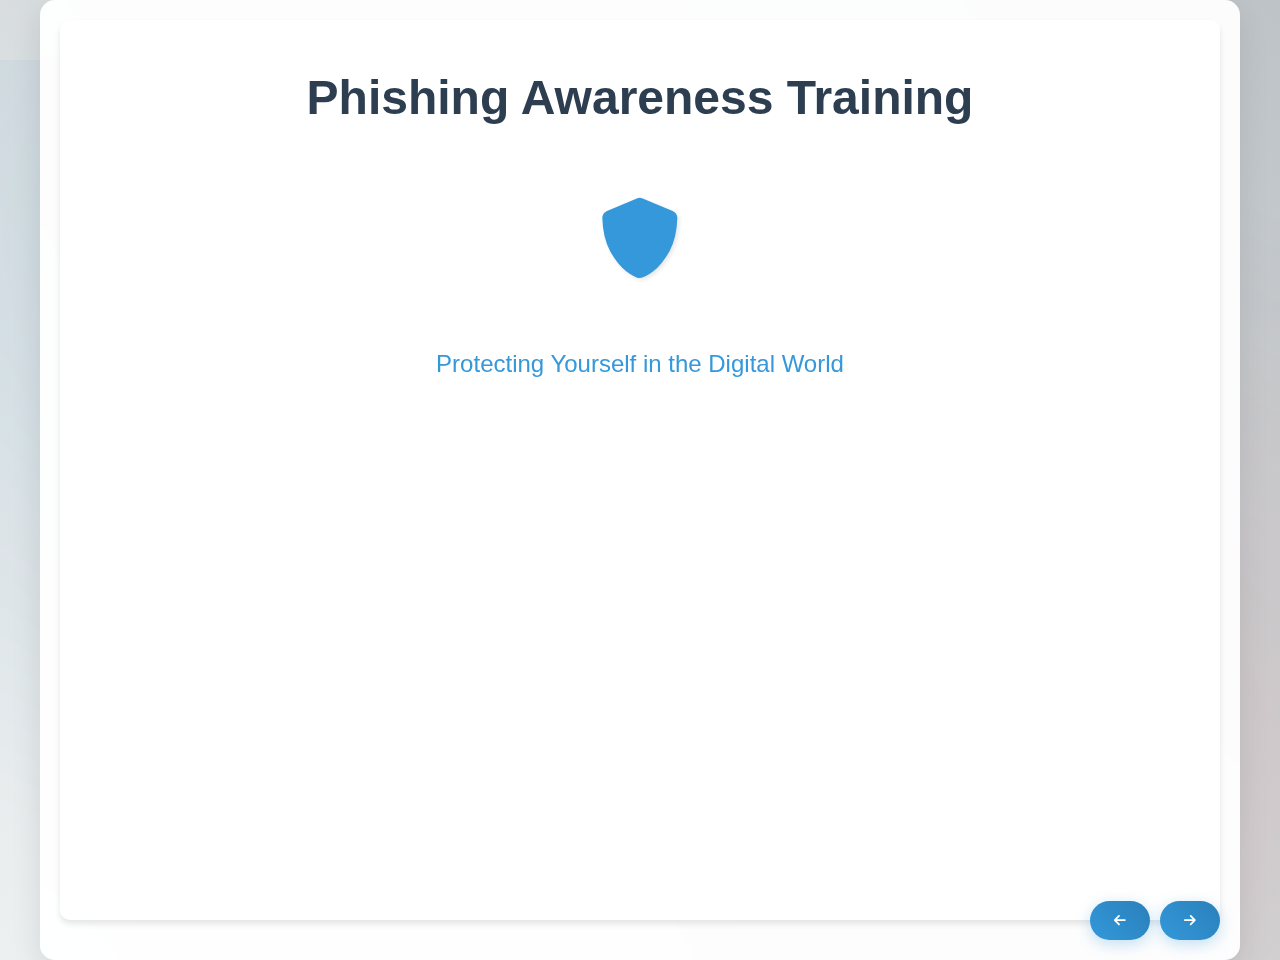
<file: index.html>
<!DOCTYPE html>
<html lang="en">
<head>
    <meta charset="UTF-8">
    <meta name="viewport" content="width=device-width, initial-scale=1.0">
    <title>Phishing Awareness Training</title>
    <link rel="stylesheet" href="styles.css">
    <link rel="stylesheet" href="https://cdnjs.cloudflare.com/ajax/libs/font-awesome/6.0.0/css/all.min.css">
    <link href="https://cdn.jsdelivr.net/npm/aos@2.3.4/dist/aos.css" rel="stylesheet">
</head>
<body>
    <div class="presentation-container">
        <div class="slide" id="slide1" data-aos="fade-up">
            <h1>Phishing Awareness Training</h1>
            <div class="icon-container">
                <i class="fas fa-shield-alt"></i>
            </div>
            <p class="subtitle">Protecting Yourself in the Digital World</p>
        </div>

        <div class="slide" id="slide2" data-aos="fade-up">
            <h2>What is Phishing?</h2>
            <div class="content-box">
                <i class="fas fa-fish"></i>
                <p>A cyber attack that uses disguised email, websites, or messages to steal personal information</p>
            </div>
            <div class="stats" data-aos="fade-right">
                <div class="stat-item">
                    <i class="fas fa-chart-line"></i>
                    <p>83% of organizations experienced phishing attacks in 2022</p>
                </div>
            </div>
        </div>

        <div class="slide" id="slide3">
            <h2>Common Types of Phishing</h2>
            <div class="phishing-types-container">
                <div class="phishing-card" data-type="email">
                    <div class="card-inner">
                        <div class="card-front">
                            <i class="fas fa-envelope"></i>
                            <h3>Email Phishing</h3>
                            <p>Mass-distributed fraudulent emails</p>
                            <span class="flip-prompt">Click to learn more</span>
                        </div>
                        <div class="card-back">
                            <h3>Email Phishing</h3>
                            <ul class="features-list">
                                <li>Generic greetings</li>
                                <li>Urgency or threats</li>
                                <li>Suspicious attachments</li>
                                <li>Poor grammar</li>
                            </ul>
                            <div class="example-box">
                                <p class="example-text">"Dear User, Your account will be suspended. Click here to verify..."</p>
                            </div>
                        </div>
                    </div>
                </div>

                <div class="phishing-card" data-type="spear">
                    <div class="card-inner">
                        <div class="card-front">
                            <i class="fas fa-user-secret"></i>
                            <h3>Spear Phishing</h3>
                            <p>Targeted attacks using personal info</p>
                            <span class="flip-prompt">Click to learn more</span>
                        </div>
                        <div class="card-back">
                            <h3>Spear Phishing</h3>
                            <ul class="features-list">
                                <li>Personalized content</li>
                                <li>Company information</li>
                                <li>Role-specific details</li>
                                <li>Social engineering</li>
                            </ul>
                            <div class="example-box">
                                <p class="example-text">"Hi [Name], Regarding the recent project meeting..."</p>
                            </div>
                        </div>
                    </div>
                </div>

                <div class="phishing-card" data-type="whaling">
                    <div class="card-inner">
                        <div class="card-front">
                            <i class="fas fa-crown"></i>
                            <h3>Whaling</h3>
                            <p>Targeting high-level executives</p>
                            <span class="flip-prompt">Click to learn more</span>
                        </div>
                        <div class="card-back">
                            <h3>Whaling</h3>
                            <ul class="features-list">
                                <li>Executive impersonation</li>
                                <li>Financial requests</li>
                                <li>Confidential matters</li>
                                <li>Authority abuse</li>
                            </ul>
                            <div class="example-box">
                                <p class="example-text">"From CEO: Urgent wire transfer needed for acquisition..."</p>
                            </div>
                        </div>
                    </div>
                </div>

                <div class="phishing-card" data-type="smishing">
                    <div class="card-inner">
                        <div class="card-front">
                            <i class="fas fa-mobile-alt"></i>
                            <h3>Smishing</h3>
                            <p>SMS-based phishing attacks</p>
                            <span class="flip-prompt">Click to learn more</span>
                        </div>
                        <div class="card-back">
                            <h3>Smishing</h3>
                            <ul class="features-list">
                                <li>SMS delivery notices</li>
                                <li>Bank alerts</li>
                                <li>Prize notifications</li>
                                <li>Short URLs</li>
                            </ul>
                            <div class="example-box">
                                <p class="example-text">"Your package is held. Click link to schedule delivery..."</p>
                            </div>
                        </div>
                    </div>
                </div>

                <div class="phishing-card" data-type="vishing">
                    <div class="card-inner">
                        <div class="card-front">
                            <i class="fas fa-phone-alt"></i>
                            <h3>Vishing</h3>
                            <p>Voice phishing calls</p>
                            <span class="flip-prompt">Click to learn more</span>
                        </div>
                        <div class="card-back">
                            <h3>Vishing</h3>
                            <ul class="features-list">
                                <li>Tech support scams</li>
                                <li>Bank fraud alerts</li>
                                <li>Government impersonation</li>
                                <li>Automated calls</li>
                            </ul>
                            <div class="example-box">
                                <p class="example-text">"This is tech support. Your computer has been compromised..."</p>
                            </div>
                        </div>
                    </div>
                </div>

                <div class="phishing-card" data-type="clone">
                    <div class="card-inner">
                        <div class="card-front">
                            <i class="fas fa-copy"></i>
                            <h3>Clone Phishing</h3>
                            <p>Duplicating legitimate emails</p>
                            <span class="flip-prompt">Click to learn more</span>
                        </div>
                        <div class="card-back">
                            <h3>Clone Phishing</h3>
                            <ul class="features-list">
                                <li>Copied legitimate emails</li>
                                <li>Modified attachments</li>
                                <li>Similar sender address</li>
                                <li>Updated links</li>
                            </ul>
                            <div class="example-box">
                                <p class="example-text">"Re: Updated Document - Please review the changes..."</p>
                            </div>
                        </div>
                    </div>
                </div>
            </div>
        </div>

        <div class="slide" id="slide4">
            <h2>Red Flags to Watch For</h2>
            <div class="red-flags-container">
                <div class="red-flag" data-flag="urgent">
                    <i class="fas fa-exclamation-circle"></i>
                    <h3>Urgent or Threatening Language</h3>
                    <p>Messages creating pressure to act quickly</p>
                    <button class="details-btn">View Details</button>
                </div>
                <div class="red-flag" data-flag="personal">
                    <i class="fas fa-user-secret"></i>
                    <h3>Requests for Personal Information</h3>
                    <p>Asking for sensitive data or credentials</p>
                    <button class="details-btn">View Details</button>
                </div>
                <div class="red-flag" data-flag="mismatch">
                    <i class="fas fa-envelope"></i>
                    <h3>Mismatched Email Addresses</h3>
                    <p>Sender address doesn't match display name</p>
                    <button class="details-btn">View Details</button>
                </div>
                <div class="red-flag" data-flag="grammar">
                    <i class="fas fa-spell-check"></i>
                    <h3>Poor Grammar and Spelling</h3>
                    <p>Obvious spelling and grammatical errors</p>
                    <button class="details-btn">View Details</button>
                </div>
            </div>

            <!-- Modal Popup -->
            <div class="modal" id="flagModal">
                <div class="modal-content">
                    <span class="close-btn">&times;</span>
                    <div class="modal-header">
                        <i class="modal-icon"></i>
                        <h2 class="modal-title"></h2>
                    </div>
                    <div class="modal-body">
                        <div class="example-section">
                            <h3>Example:</h3>
                            <div class="example-content"></div>
                        </div>
                        <div class="why-dangerous">
                            <h3>Why It's Dangerous:</h3>
                            <ul class="danger-list"></ul>
                        </div>
                        <div class="how-to-spot">
                            <h3>How to Spot It:</h3>
                            <ul class="spot-list"></ul>
                        </div>
                        <div class="what-to-do">
                            <h3>What to Do:</h3>
                            <ul class="action-list"></ul>
                        </div>
                    </div>
                </div>
            </div>
        </div>

        <div class="slide" id="slide5">
            <h2>Best Practices for Email Security</h2>
            <div class="best-practices-container">
                <div class="practice-card" data-practice="verify-sender">
                    <i class="fas fa-envelope-open-text"></i>
                    <h3>Verify Sender Emails</h3>
                    <p>Check email addresses thoroughly</p>
                    <button class="practice-details-btn">Learn More</button>
                </div>
                <div class="practice-card" data-practice="multi-factor">
                    <i class="fas fa-shield-alt"></i>
                    <h3>Use Multi-Factor Authentication</h3>
                    <p>Add extra layers of security</p>
                    <button class="practice-details-btn">Learn More</button>
                </div>
                <div class="practice-card" data-practice="updates">
                    <i class="fas fa-sync-alt"></i>
                    <h3>Keep Systems Updated</h3>
                    <p>Maintain latest security patches</p>
                    <button class="practice-details-btn">Learn More</button>
                </div>
                <div class="practice-card" data-practice="report">
                    <i class="fas fa-flag"></i>
                    <h3>Report Suspicious Emails</h3>
                    <p>Help protect your organization</p>
                    <button class="practice-details-btn">Learn More</button>
                </div>
            </div>

            <!-- Best Practices Modal -->
            <div class="modal" id="practicesModal">
                <div class="modal-content">
                    <span class="close-btn">&times;</span>
                    <div class="modal-header">
                        <i class="modal-icon"></i>
                        <h2 class="modal-title"></h2>
                    </div>
                    <div class="modal-body">
                        <div class="practice-description"></div>
                        <div class="steps-section">
                            <h3>Key Steps:</h3>
                            <ul class="steps-list"></ul>
                        </div>
                        <div class="tools-section">
                            <h3>Recommended Tools:</h3>
                            <ul class="tools-list"></ul>
                        </div>
                        <div class="tips-section">
                            <h3>Pro Tips:</h3>
                            <ul class="tips-list"></ul>
                        </div>
                    </div>
                </div>
            </div>
        </div>

        <div class="slide" id="slide6">
            <h2>What to Do If You're a Victim</h2>
            <div class="response-steps-container">
                <div class="response-card" data-response="passwords">
                    <i class="fas fa-key"></i>
                    <h3>Change Passwords Immediately</h3>
                    <p>Update all account credentials</p>
                    <button class="response-details-btn">View Steps</button>
                </div>
                <div class="response-card" data-response="report-incident">
                    <i class="fas fa-file-alt"></i>
                    <h3>Report the Incident</h3>
                    <p>Notify relevant authorities</p>
                    <button class="response-details-btn">View Steps</button>
                </div>
                <div class="response-card" data-response="monitor">
                    <i class="fas fa-chart-line"></i>
                    <h3>Monitor Your Accounts</h3>
                    <p>Watch for suspicious activity</p>
                    <button class="response-details-btn">View Steps</button>
                </div>
                <div class="response-card" data-response="prevent">
                    <i class="fas fa-shield-alt"></i>
                    <h3>Prevent Future Attacks</h3>
                    <p>Strengthen your security</p>
                    <button class="response-details-btn">View Steps</button>
                </div>
            </div>

            <!-- Response Steps Modal -->
            <div class="modal" id="responseModal">
                <div class="modal-content">
                    <span class="close-btn">&times;</span>
                    <div class="modal-header">
                        <i class="modal-icon"></i>
                        <h2 class="modal-title"></h2>
                    </div>
                    <div class="modal-body">
                        <div class="response-description"></div>
                        <div class="immediate-actions">
                            <h3>Immediate Actions:</h3>
                            <ul class="actions-list"></ul>
                        </div>
                        <div class="checklist">
                            <h3>Action Checklist:</h3>
                            <div class="checklist-items"></div>
                        </div>
                        <div class="resources">
                            <h3>Helpful Resources:</h3>
                            <ul class="resources-list"></ul>
                        </div>
                        <div class="timeline">
                            <h3>Timeline:</h3>
                            <ul class="timeline-list"></ul>
                        </div>
                    </div>
                </div>
            </div>
        </div>

        <div class="slide" id="slide7" data-aos="fade-up">
            <h2>Sample Phishing Email</h2>
            <div class="example-container">
                <div class="email-example">
                    <div class="email-header">
                        <div class="header-item" data-tooltip="Check the sender's email address carefully">
                            <span class="label">From:</span>
                            <span class="value">security@yourbank-secure-verify.com</span>
                            <i class="fas fa-exclamation-triangle warning-icon"></i>
                        </div>
                        <div class="header-item" data-tooltip="Urgent subject lines are common in phishing">
                            <span class="label">Subject:</span>
                            <span class="value">URGENT: Account Security Breach - Immediate Action Required</span>
                            <i class="fas fa-exclamation-triangle warning-icon"></i>
                        </div>
                        <div class="header-item">
                            <span class="label">Date:</span>
                            <span class="value">Jan 18, 2025 10:45 AM</span>
                        </div>
                    </div>
                    <div class="email-body">
                        <div class="greeting" data-tooltip="Generic greeting instead of your name">
                            Dear Valued Customer,
                            <i class="fas fa-exclamation-triangle warning-icon"></i>
                        </div>
                        <div class="content">
                            <p data-tooltip="Creates fear and urgency to make you act quickly">
                                We have detected unauthorized access attempts on your account. Your account will be suspended within 24 hours unless you verify your identity immediately.
                                <i class="fas fa-exclamation-triangle warning-icon"></i>
                            </p>
                            <div class="action-button" data-tooltip="Hover to see the real malicious URL">
                                <a href="#" class="fake-button">
                                    <i class="fas fa-lock"></i> Verify Account Now
                                </a>
                                <div class="hover-reveal">
                                    Actual URL: http://malicious-site.com/fake-bank/login
                                </div>
                            </div>
                            <div class="footer" data-tooltip="Threatening language to pressure you">
                                <p>Failure to verify your account will result in immediate suspension of all banking services.</p>
                                <p>Security Department<br>Your Bank</p>
                                <i class="fas fa-exclamation-triangle warning-icon"></i>
                            </div>
                        </div>
                    </div>
                </div>
                <div class="indicators-panel">
                    <h3><i class="fas fa-search"></i> Phishing Indicators</h3>
                    <div class="indicator-list">
                        <div class="indicator" data-target="sender">
                            <i class="fas fa-envelope"></i>
                            <h4>Suspicious Sender</h4>
                            <p>Email domain mimics legitimate bank</p>
                        </div>
                        <div class="indicator" data-target="subject">
                            <i class="fas fa-exclamation-circle"></i>
                            <h4>Urgency</h4>
                            <p>Creates pressure to act quickly</p>
                        </div>
                        <div class="indicator" data-target="greeting">
                            <i class="fas fa-user"></i>
                            <h4>Generic Greeting</h4>
                            <p>Doesn't use your actual name</p>
                        </div>
                        <div class="indicator" data-target="link">
                            <i class="fas fa-link"></i>
                            <h4>Suspicious Link</h4>
                            <p>Hover to reveal true destination</p>
                        </div>
                    </div>
                    <div class="analysis-link">
                        <a href="email-analysis.html" class="analysis-button">
                            <i class="fas fa-search-plus"></i> View Detailed Analysis
                        </a>
                    </div>
                </div>
            </div>
        </div>

        <div class="slide" id="slide8">
            <div class="conclusion-container">
                <div class="conclusion-header">
                    <i class="fas fa-shield-alt header-icon animate-pulse"></i>
                    <h1 class="slide-in-top">Stay Protected, Stay Informed</h1>
                    <p class="subtitle fade-in">Your first line of defense against phishing attacks</p>
                </div>

                <div class="key-takeaways">
                    <h2 class="slide-in-left">Key Takeaways</h2>
                    <div class="takeaways-grid">
                        <div class="takeaway-card fade-in">
                            <div class="takeaway-icon">
                                <i class="fas fa-eye"></i>
                            </div>
                            <h3>Stay Vigilant</h3>
                            <p>Always verify sender identities and be cautious of unexpected requests</p>
                        </div>
                        <div class="takeaway-card fade-in" style="animation-delay: 0.2s;">
                            <div class="takeaway-icon">
                                <i class="fas fa-lock"></i>
                            </div>
                            <h3>Secure Access</h3>
                            <p>Use strong passwords and enable two-factor authentication</p>
                        </div>
                        <div class="takeaway-card fade-in" style="animation-delay: 0.4s;">
                            <div class="takeaway-icon">
                                <i class="fas fa-check-circle"></i>
                            </div>
                            <h3>Verify Sources</h3>
                            <p>Double-check URLs and contact senders through official channels</p>
                        </div>
                    </div>
                </div>

                <div class="action-section slide-in-bottom">
                    <h2>Take Action Now</h2>
                    <div class="action-buttons">
                        <a href="#" class="action-button">
                            <i class="fas fa-book-open"></i>
                            Learn More
                        </a>
                        <a href="#" class="action-button">
                            <i class="fas fa-user-shield"></i>
                            Security Tips
                        </a>
                        <a href="#" class="action-button">
                            <i class="fas fa-exclamation-triangle"></i>
                            Report Phishing
                        </a>
                    </div>
                </div>

                <div class="resources-section fade-in">
                    <h2>Additional Resources</h2>
                    <div class="resources-grid">
                        <a href="#" class="resource-link">
                            <i class="fas fa-graduation-cap"></i>
                            Training Materials
                        </a>
                        <a href="#" class="resource-link">
                            <i class="fas fa-tools"></i>
                            Security Tools
                        </a>
                        <a href="#" class="resource-link">
                            <i class="fas fa-hands-helping"></i>
                            Support Center
                        </a>
                    </div>
                </div>

                <div class="final-message slide-in-bottom">
                    <p>Remember: Your awareness is the key to preventing phishing attacks</p>
                    <div class="restart-button">
                        <a href="#slide1" class="restart-link">
                            <i class="fas fa-redo"></i>
                            Restart Presentation
                        </a>
                    </div>
                </div>
            </div>
        </div>

        <div class="navigation">
            <button onclick="previousSlide()"><i class="fas fa-arrow-left"></i></button>
            <button onclick="nextSlide()"><i class="fas fa-arrow-right"></i></button>
        </div>
    </div>

    <script src="https://cdn.jsdelivr.net/npm/aos@2.3.4/dist/aos.js"></script>
    <script src="script.js"></script>
</body>
</html>
</file>
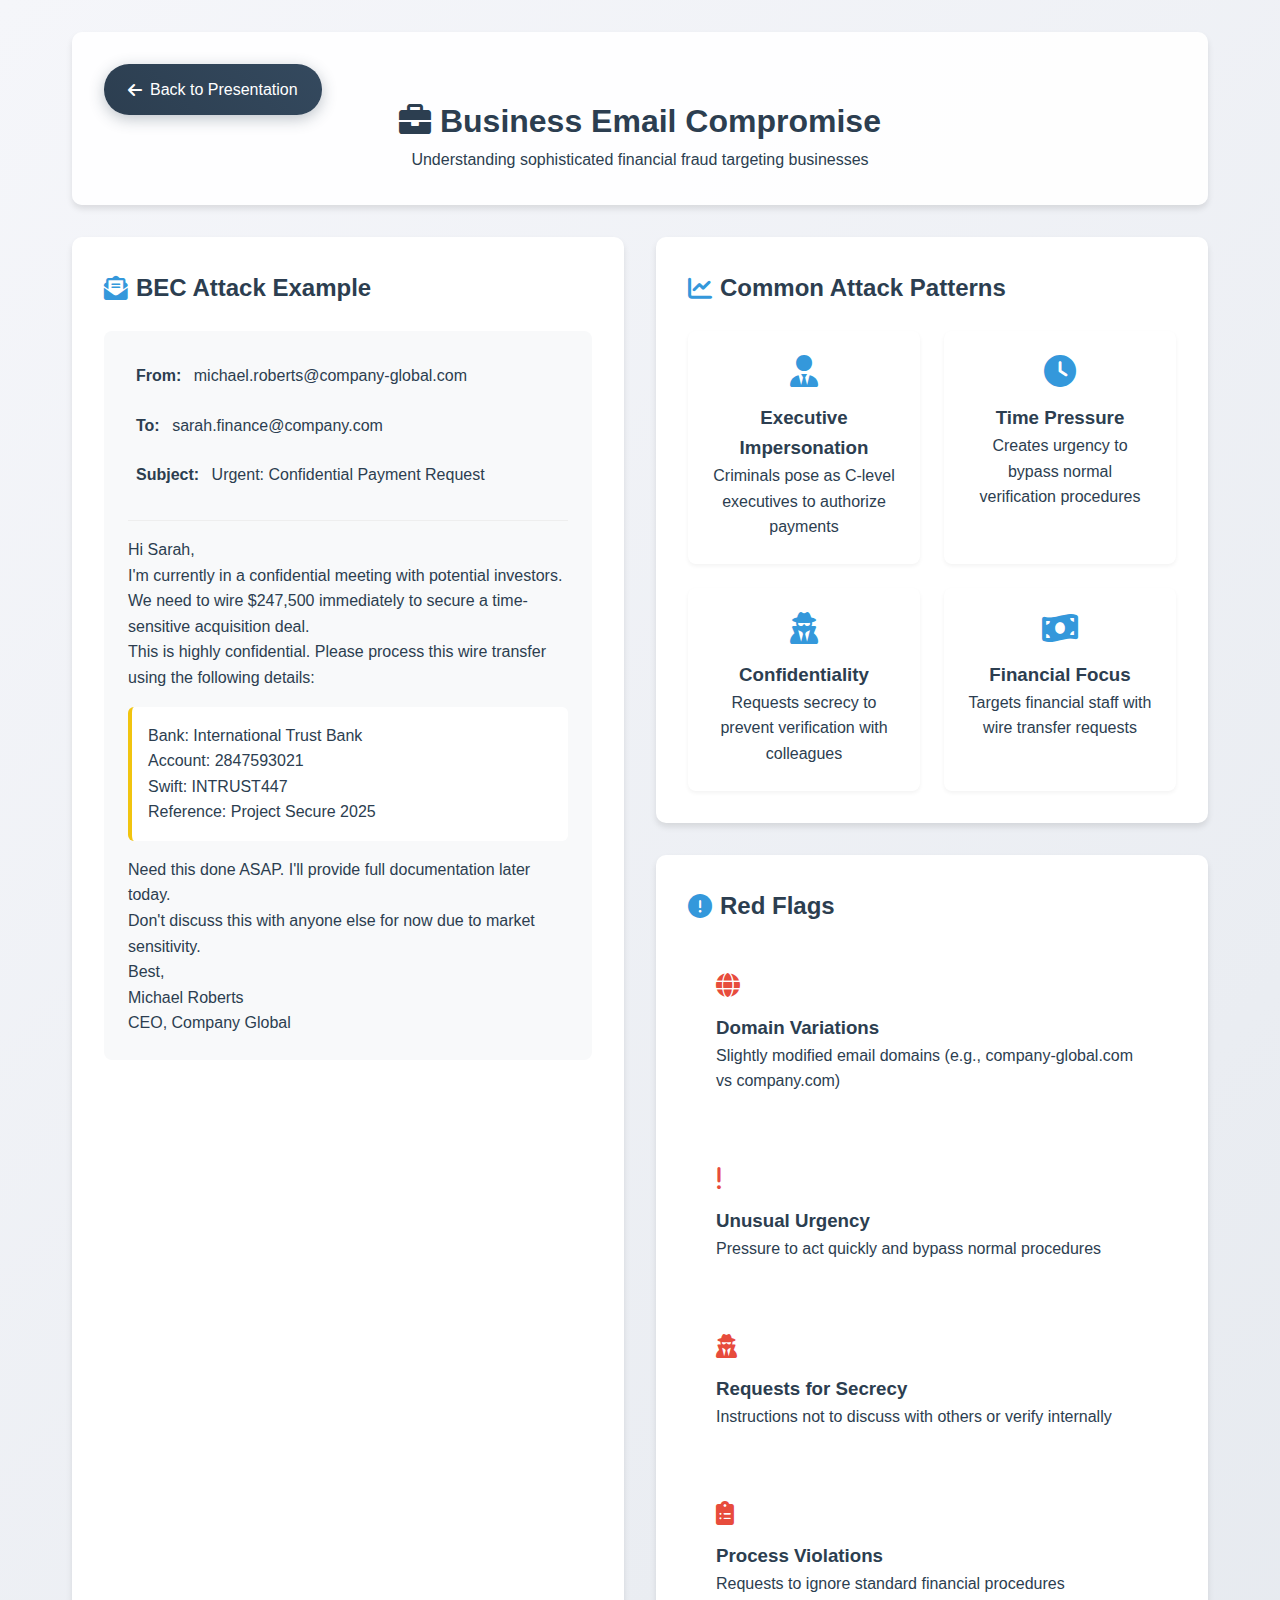
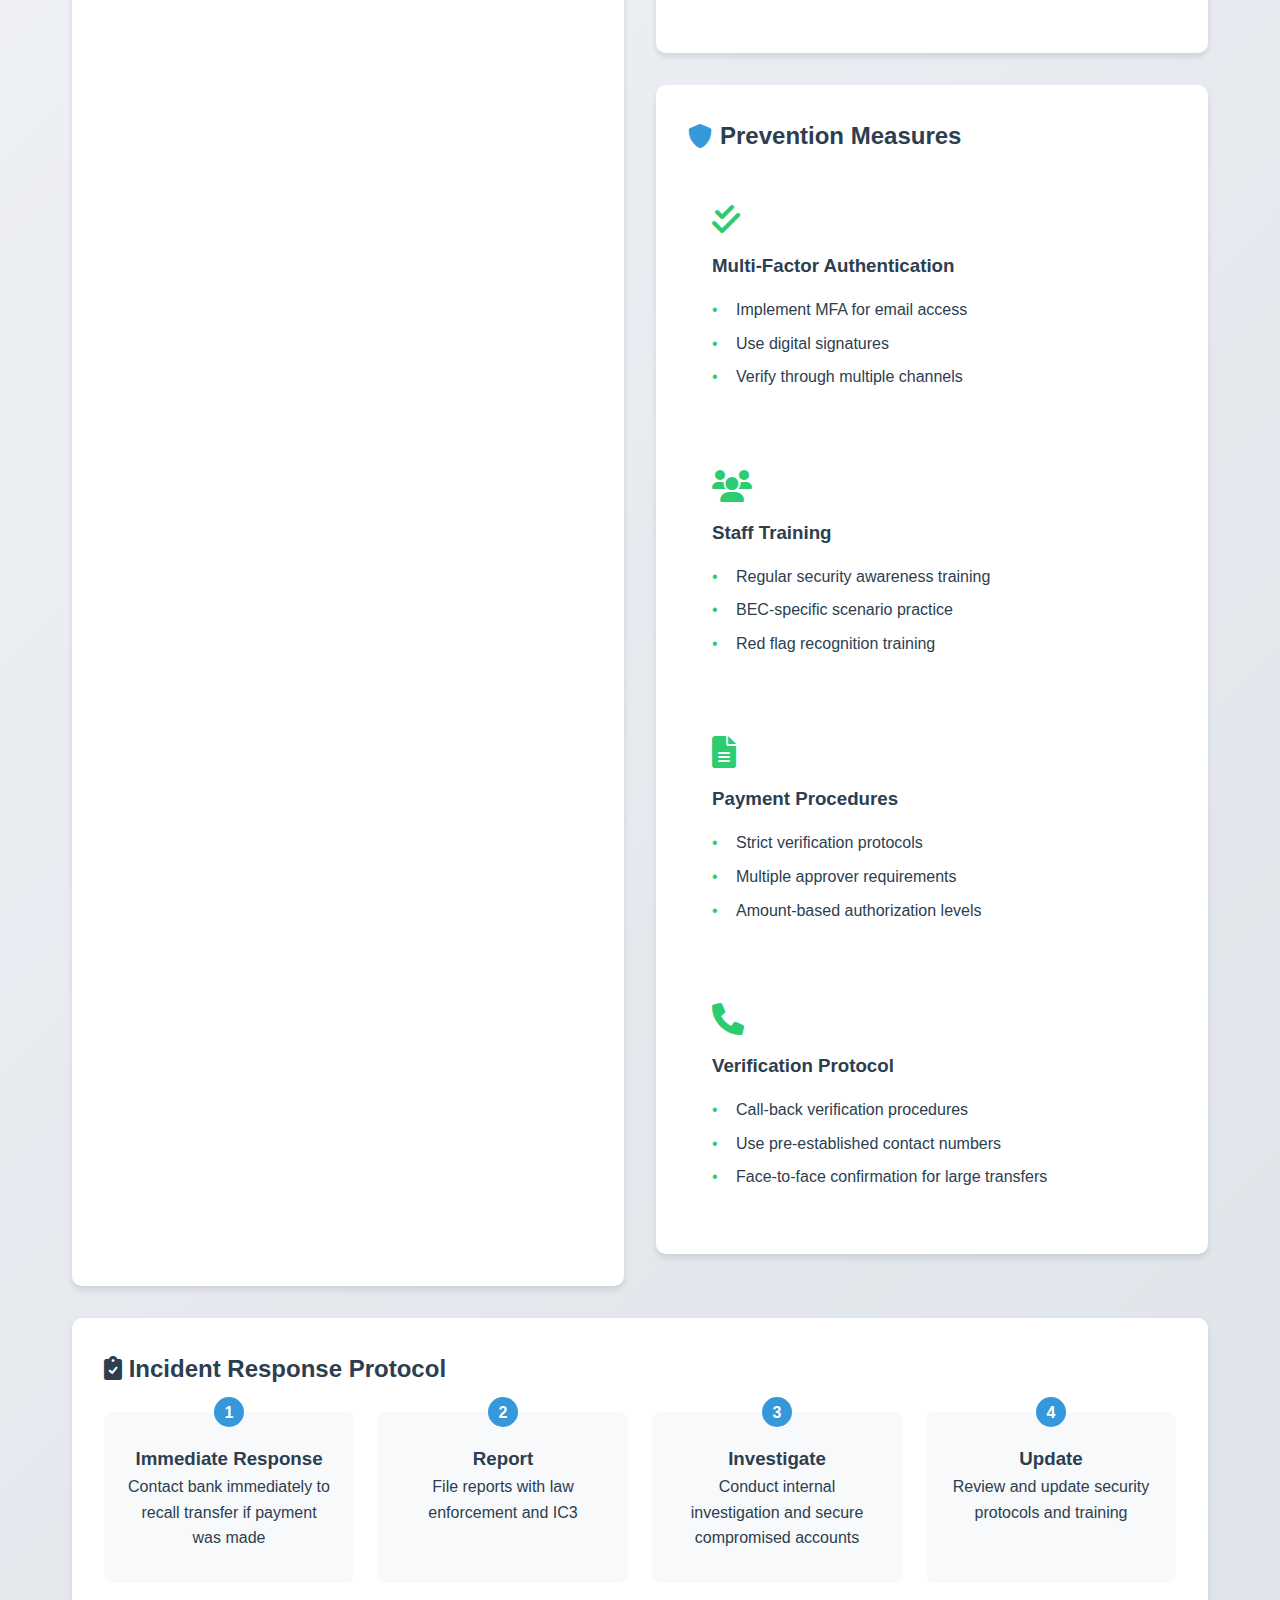
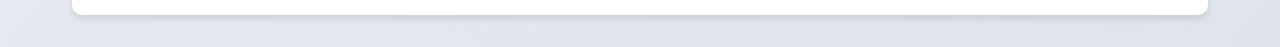
<file: bec-analysis.html>
<!DOCTYPE html>
<html lang="en">
<head>
    <meta charset="UTF-8">
    <meta name="viewport" content="width=device-width, initial-scale=1.0">
    <title>Business Email Compromise Analysis</title>
    <link rel="stylesheet" href="bec-analysis.css">
    <link rel="stylesheet" href="https://cdnjs.cloudflare.com/ajax/libs/font-awesome/6.0.0/css/all.min.css">
</head>
<body>
    <div class="container">
        <header>
            <div class="header-content">
                <div class="back-nav">
                    <a href="index.html#slide3" class="back-button">
                        <i class="fas fa-arrow-left"></i> Back to Presentation
                    </a>
                </div>
                <h1><i class="fas fa-briefcase"></i> Business Email Compromise</h1>
                <p>Understanding sophisticated financial fraud targeting businesses</p>
            </div>
        </header>

        <div class="content-grid">
            <section class="bec-example">
                <h2><i class="fas fa-envelope-open-text"></i> BEC Attack Example</h2>
                <div class="email-thread">
                    <!-- First Email -->
                    <div class="email-container">
                        <div class="email-header" data-tooltip="Compromised or spoofed CEO email">
                            <div class="header-item">
                                <span class="label">From:</span>
                                <span class="value">michael.roberts@company-global.com</span>
                                <i class="fas fa-exclamation-triangle warning-icon"></i>
                            </div>
                            <div class="header-item">
                                <span class="label">To:</span>
                                <span class="value">sarah.finance@company.com</span>
                            </div>
                            <div class="header-item" data-tooltip="Urgent financial request">
                                <span class="label">Subject:</span>
                                <span class="value">Urgent: Confidential Payment Request</span>
                                <i class="fas fa-exclamation-triangle warning-icon"></i>
                            </div>
                        </div>
                        <div class="email-body">
                            <div class="greeting" data-tooltip="Informal tone from senior executive">
                                Hi Sarah,
                                <i class="fas fa-exclamation-triangle warning-icon"></i>
                            </div>
                            <div class="content" data-tooltip="Creates urgency and requests secrecy">
                                <p>I'm currently in a confidential meeting with potential investors. We need to wire $247,500 immediately to secure a time-sensitive acquisition deal.</p>
                                <p>This is highly confidential. Please process this wire transfer using the following details:</p>
                                <div class="wire-details">
                                    <p>Bank: International Trust Bank</p>
                                    <p>Account: 2847593021</p>
                                    <p>Swift: INTRUST447</p>
                                    <p>Reference: Project Secure 2025</p>
                                </div>
                                <p>Need this done ASAP. I'll provide full documentation later today.</p>
                                <p>Don't discuss this with anyone else for now due to market sensitivity.</p>
                                <div class="signature">
                                    <p>Best,<br>
                                    Michael Roberts<br>
                                    CEO, Company Global</p>
                                </div>
                            </div>
                        </div>
                    </div>
                </div>
            </section>

            <section class="analysis-section">
                <div class="attack-patterns">
                    <h2><i class="fas fa-chart-line"></i> Common Attack Patterns</h2>
                    <div class="pattern-grid">
                        <div class="pattern-card">
                            <i class="fas fa-user-tie"></i>
                            <h3>Executive Impersonation</h3>
                            <p>Criminals pose as C-level executives to authorize payments</p>
                        </div>
                        <div class="pattern-card">
                            <i class="fas fa-clock"></i>
                            <h3>Time Pressure</h3>
                            <p>Creates urgency to bypass normal verification procedures</p>
                        </div>
                        <div class="pattern-card">
                            <i class="fas fa-user-secret"></i>
                            <h3>Confidentiality</h3>
                            <p>Requests secrecy to prevent verification with colleagues</p>
                        </div>
                        <div class="pattern-card">
                            <i class="fas fa-money-bill-wave"></i>
                            <h3>Financial Focus</h3>
                            <p>Targets financial staff with wire transfer requests</p>
                        </div>
                    </div>
                </div>

                <div class="red-flags">
                    <h2><i class="fas fa-exclamation-circle"></i> Red Flags</h2>
                    <div class="flags-list">
                        <div class="flag-item" data-flag="domain">
                            <i class="fas fa-globe"></i>
                            <h3>Domain Variations</h3>
                            <p>Slightly modified email domains (e.g., company-global.com vs company.com)</p>
                        </div>
                        <div class="flag-item" data-flag="urgency">
                            <i class="fas fa-exclamation"></i>
                            <h3>Unusual Urgency</h3>
                            <p>Pressure to act quickly and bypass normal procedures</p>
                        </div>
                        <div class="flag-item" data-flag="secrecy">
                            <i class="fas fa-user-secret"></i>
                            <h3>Requests for Secrecy</h3>
                            <p>Instructions not to discuss with others or verify internally</p>
                        </div>
                        <div class="flag-item" data-flag="procedure">
                            <i class="fas fa-clipboard-list"></i>
                            <h3>Process Violations</h3>
                            <p>Requests to ignore standard financial procedures</p>
                        </div>
                    </div>
                </div>

                <div class="prevention">
                    <h2><i class="fas fa-shield-alt"></i> Prevention Measures</h2>
                    <div class="prevention-grid">
                        <div class="prevention-card">
                            <i class="fas fa-check-double"></i>
                            <h3>Multi-Factor Authentication</h3>
                            <ul>
                                <li>Implement MFA for email access</li>
                                <li>Use digital signatures</li>
                                <li>Verify through multiple channels</li>
                            </ul>
                        </div>
                        <div class="prevention-card">
                            <i class="fas fa-users"></i>
                            <h3>Staff Training</h3>
                            <ul>
                                <li>Regular security awareness training</li>
                                <li>BEC-specific scenario practice</li>
                                <li>Red flag recognition training</li>
                            </ul>
                        </div>
                        <div class="prevention-card">
                            <i class="fas fa-file-alt"></i>
                            <h3>Payment Procedures</h3>
                            <ul>
                                <li>Strict verification protocols</li>
                                <li>Multiple approver requirements</li>
                                <li>Amount-based authorization levels</li>
                            </ul>
                        </div>
                        <div class="prevention-card">
                            <i class="fas fa-phone"></i>
                            <h3>Verification Protocol</h3>
                            <ul>
                                <li>Call-back verification procedures</li>
                                <li>Use pre-established contact numbers</li>
                                <li>Face-to-face confirmation for large transfers</li>
                            </ul>
                        </div>
                    </div>
                </div>
            </section>
        </div>

        <div class="response-protocol">
            <h2><i class="fas fa-clipboard-check"></i> Incident Response Protocol</h2>
            <div class="protocol-steps">
                <div class="step">
                    <span class="step-number">1</span>
                    <h3>Immediate Response</h3>
                    <p>Contact bank immediately to recall transfer if payment was made</p>
                </div>
                <div class="step">
                    <span class="step-number">2</span>
                    <h3>Report</h3>
                    <p>File reports with law enforcement and IC3</p>
                </div>
                <div class="step">
                    <span class="step-number">3</span>
                    <h3>Investigate</h3>
                    <p>Conduct internal investigation and secure compromised accounts</p>
                </div>
                <div class="step">
                    <span class="step-number">4</span>
                    <h3>Update</h3>
                    <p>Review and update security protocols and training</p>
                </div>
            </div>
        </div>
    </div>
    <script src="bec-analysis.js"></script>
</body>
</html>
</file>
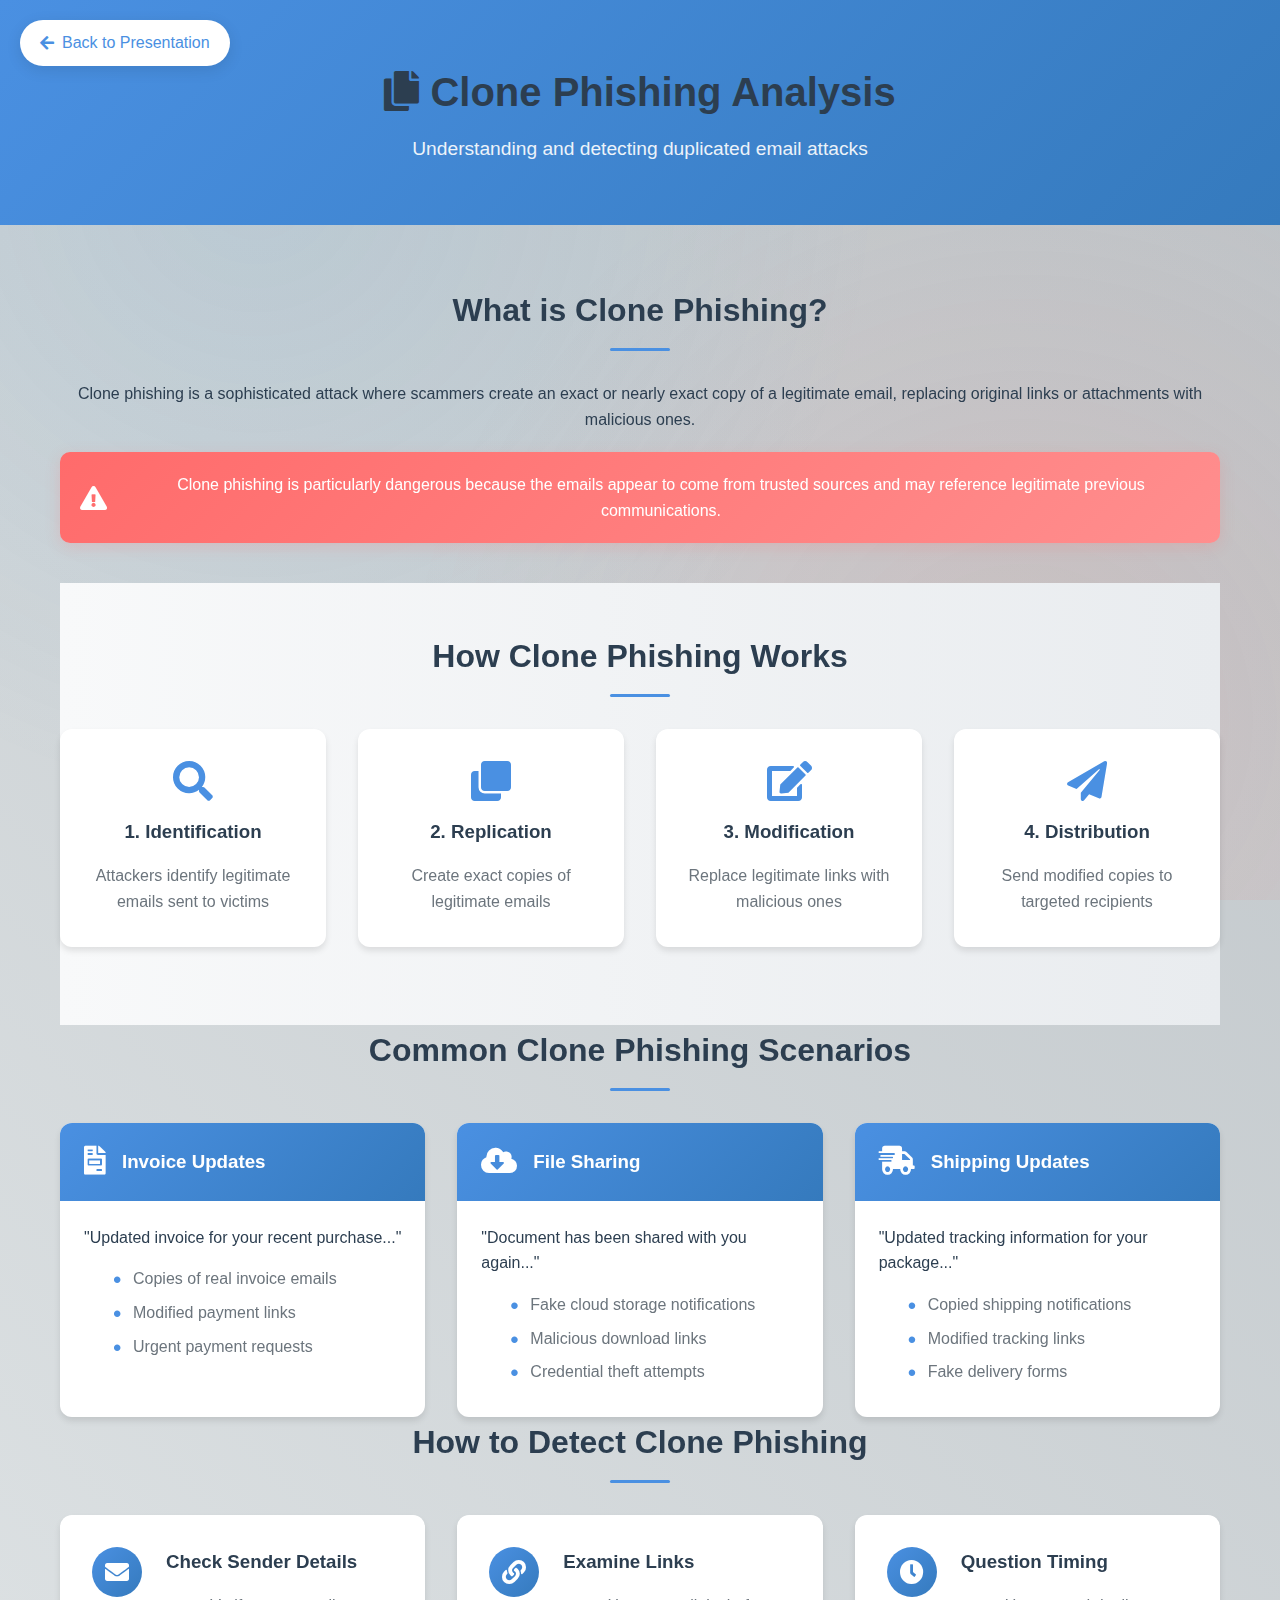
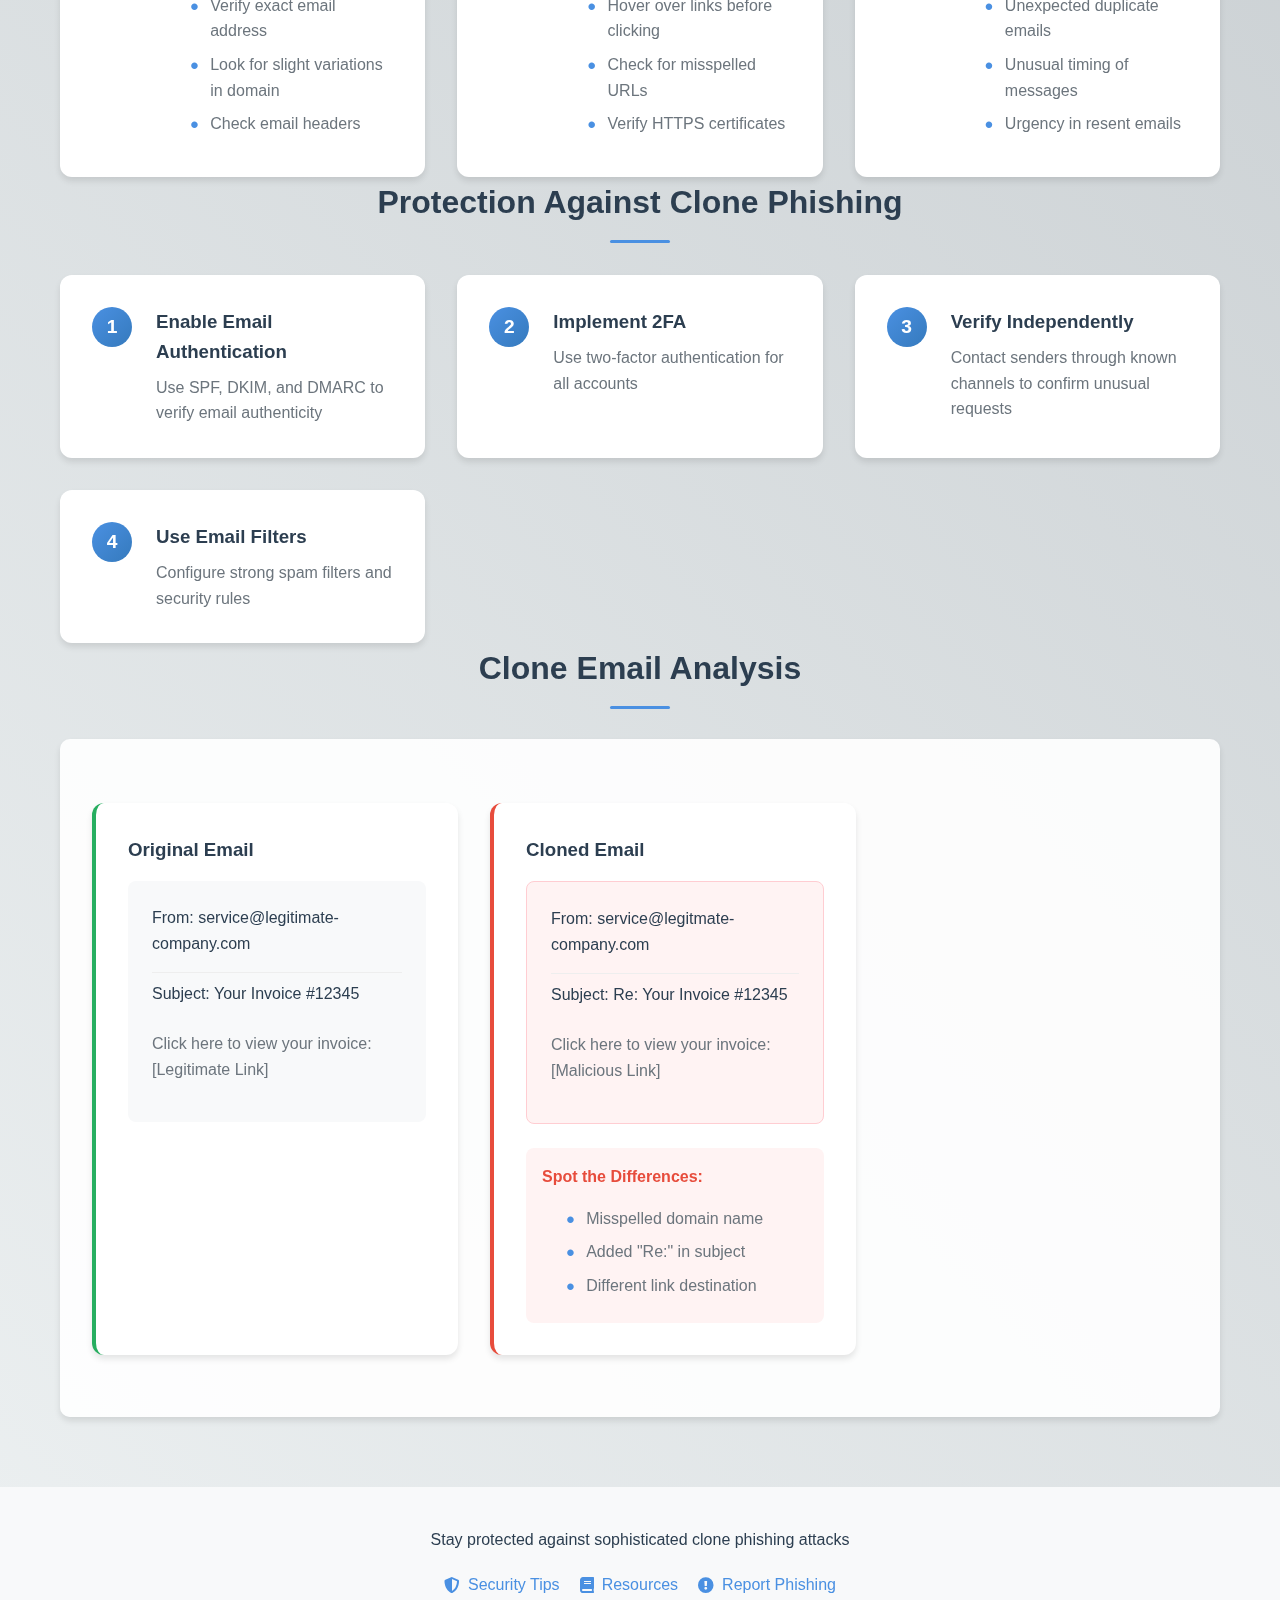
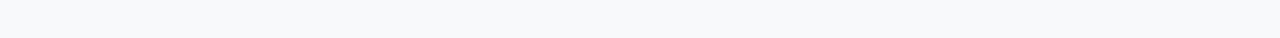
<file: clone-phishing.html>
<!DOCTYPE html>
<html lang="en">
<head>
    <meta charset="UTF-8">
    <meta name="viewport" content="width=device-width, initial-scale=1.0">
    <title>Clone Phishing Analysis</title>
    <link rel="stylesheet" href="styles.css">
    <link rel="stylesheet" href="https://cdnjs.cloudflare.com/ajax/libs/font-awesome/5.15.4/css/all.min.css">
</head>
<body>
    <div class="container">
        <header>
            <div class="header-content">
                <div class="back-nav">
                    <a href="index.html#slide3" class="back-button">
                        <i class="fas fa-arrow-left"></i> Back to Presentation
                    </a>
                </div>
                <h1><i class="fas fa-copy"></i> Clone Phishing Analysis</h1>
                <p>Understanding and detecting duplicated email attacks</p>
            </div>
        </header>

        <main class="content-section">
            <section class="info-section">
                <h2>What is Clone Phishing?</h2>
                <p>Clone phishing is a sophisticated attack where scammers create an exact or nearly exact copy of a legitimate email, replacing original links or attachments with malicious ones.</p>
                
                <div class="warning-box">
                    <i class="fas fa-exclamation-triangle"></i>
                    <p>Clone phishing is particularly dangerous because the emails appear to come from trusted sources and may reference legitimate previous communications.</p>
                </div>
            </section>

            <section class="attack-mechanics">
                <h2>How Clone Phishing Works</h2>
                <div class="mechanics-grid">
                    <div class="mechanic-card">
                        <i class="fas fa-search"></i>
                        <h3>1. Identification</h3>
                        <p>Attackers identify legitimate emails sent to victims</p>
                    </div>
                    <div class="mechanic-card">
                        <i class="fas fa-clone"></i>
                        <h3>2. Replication</h3>
                        <p>Create exact copies of legitimate emails</p>
                    </div>
                    <div class="mechanic-card">
                        <i class="fas fa-edit"></i>
                        <h3>3. Modification</h3>
                        <p>Replace legitimate links with malicious ones</p>
                    </div>
                    <div class="mechanic-card">
                        <i class="fas fa-paper-plane"></i>
                        <h3>4. Distribution</h3>
                        <p>Send modified copies to targeted recipients</p>
                    </div>
                </div>
            </section>

            <section class="common-scenarios">
                <h2>Common Clone Phishing Scenarios</h2>
                <div class="scenarios-container">
                    <div class="scenario-card">
                        <div class="scenario-header">
                            <i class="fas fa-file-invoice"></i>
                            <h3>Invoice Updates</h3>
                        </div>
                        <div class="scenario-content">
                            <p>"Updated invoice for your recent purchase..."</p>
                            <ul class="scenario-points">
                                <li>Copies of real invoice emails</li>
                                <li>Modified payment links</li>
                                <li>Urgent payment requests</li>
                            </ul>
                        </div>
                    </div>
                    <div class="scenario-card">
                        <div class="scenario-header">
                            <i class="fas fa-cloud-download-alt"></i>
                            <h3>File Sharing</h3>
                        </div>
                        <div class="scenario-content">
                            <p>"Document has been shared with you again..."</p>
                            <ul class="scenario-points">
                                <li>Fake cloud storage notifications</li>
                                <li>Malicious download links</li>
                                <li>Credential theft attempts</li>
                            </ul>
                        </div>
                    </div>
                    <div class="scenario-card">
                        <div class="scenario-header">
                            <i class="fas fa-shipping-fast"></i>
                            <h3>Shipping Updates</h3>
                        </div>
                        <div class="scenario-content">
                            <p>"Updated tracking information for your package..."</p>
                            <ul class="scenario-points">
                                <li>Copied shipping notifications</li>
                                <li>Modified tracking links</li>
                                <li>Fake delivery forms</li>
                            </ul>
                        </div>
                    </div>
                </div>
            </section>

            <section class="detection-guide">
                <h2>How to Detect Clone Phishing</h2>
                <div class="detection-steps">
                    <div class="detection-item">
                        <div class="detection-icon">
                            <i class="fas fa-envelope"></i>
                        </div>
                        <div class="detection-content">
                            <h3>Check Sender Details</h3>
                            <ul>
                                <li>Verify exact email address</li>
                                <li>Look for slight variations in domain</li>
                                <li>Check email headers</li>
                            </ul>
                        </div>
                    </div>
                    <div class="detection-item">
                        <div class="detection-icon">
                            <i class="fas fa-link"></i>
                        </div>
                        <div class="detection-content">
                            <h3>Examine Links</h3>
                            <ul>
                                <li>Hover over links before clicking</li>
                                <li>Check for misspelled URLs</li>
                                <li>Verify HTTPS certificates</li>
                            </ul>
                        </div>
                    </div>
                    <div class="detection-item">
                        <div class="detection-icon">
                            <i class="fas fa-clock"></i>
                        </div>
                        <div class="detection-content">
                            <h3>Question Timing</h3>
                            <ul>
                                <li>Unexpected duplicate emails</li>
                                <li>Unusual timing of messages</li>
                                <li>Urgency in resent emails</li>
                            </ul>
                        </div>
                    </div>
                </div>
            </section>

            <section class="protection-measures">
                <h2>Protection Against Clone Phishing</h2>
                <div class="measures-grid">
                    <div class="measure-card">
                        <div class="measure-number">1</div>
                        <div class="measure-content">
                            <h3>Enable Email Authentication</h3>
                            <p>Use SPF, DKIM, and DMARC to verify email authenticity</p>
                        </div>
                    </div>
                    <div class="measure-card">
                        <div class="measure-number">2</div>
                        <div class="measure-content">
                            <h3>Implement 2FA</h3>
                            <p>Use two-factor authentication for all accounts</p>
                        </div>
                    </div>
                    <div class="measure-card">
                        <div class="measure-number">3</div>
                        <div class="measure-content">
                            <h3>Verify Independently</h3>
                            <p>Contact senders through known channels to confirm unusual requests</p>
                        </div>
                    </div>
                    <div class="measure-card">
                        <div class="measure-number">4</div>
                        <div class="measure-content">
                            <h3>Use Email Filters</h3>
                            <p>Configure strong spam filters and security rules</p>
                        </div>
                    </div>
                </div>
            </section>

            <section class="example-analysis">
                <h2>Clone Email Analysis</h2>
                <div class="example-container">
                    <div class="email-comparison">
                        <div class="original-email">
                            <h3>Original Email</h3>
                            <div class="email-content">
                                <p class="email-header">From: service@legitimate-company.com</p>
                                <p class="email-subject">Subject: Your Invoice #12345</p>
                                <p class="email-body">Click here to view your invoice: [Legitimate Link]</p>
                            </div>
                        </div>
                        <div class="cloned-email">
                            <h3>Cloned Email</h3>
                            <div class="email-content suspicious">
                                <p class="email-header">From: service@legitmate-company.com</p>
                                <p class="email-subject">Subject: Re: Your Invoice #12345</p>
                                <p class="email-body">Click here to view your invoice: [Malicious Link]</p>
                            </div>
                            <div class="differences">
                                <h4>Spot the Differences:</h4>
                                <ul>
                                    <li>Misspelled domain name</li>
                                    <li>Added "Re:" in subject</li>
                                    <li>Different link destination</li>
                                </ul>
                            </div>
                        </div>
                    </div>
                </div>
            </section>
        </main>

        <footer>
            <div class="footer-content">
                <p>Stay protected against sophisticated clone phishing attacks</p>
                <div class="footer-links">
                    <a href="#" class="footer-link"><i class="fas fa-shield-alt"></i> Security Tips</a>
                    <a href="#" class="footer-link"><i class="fas fa-book"></i> Resources</a>
                    <a href="#" class="footer-link"><i class="fas fa-exclamation-circle"></i> Report Phishing</a>
                </div>
            </div>
        </footer>
    </div>
</body>
</html>
</file>
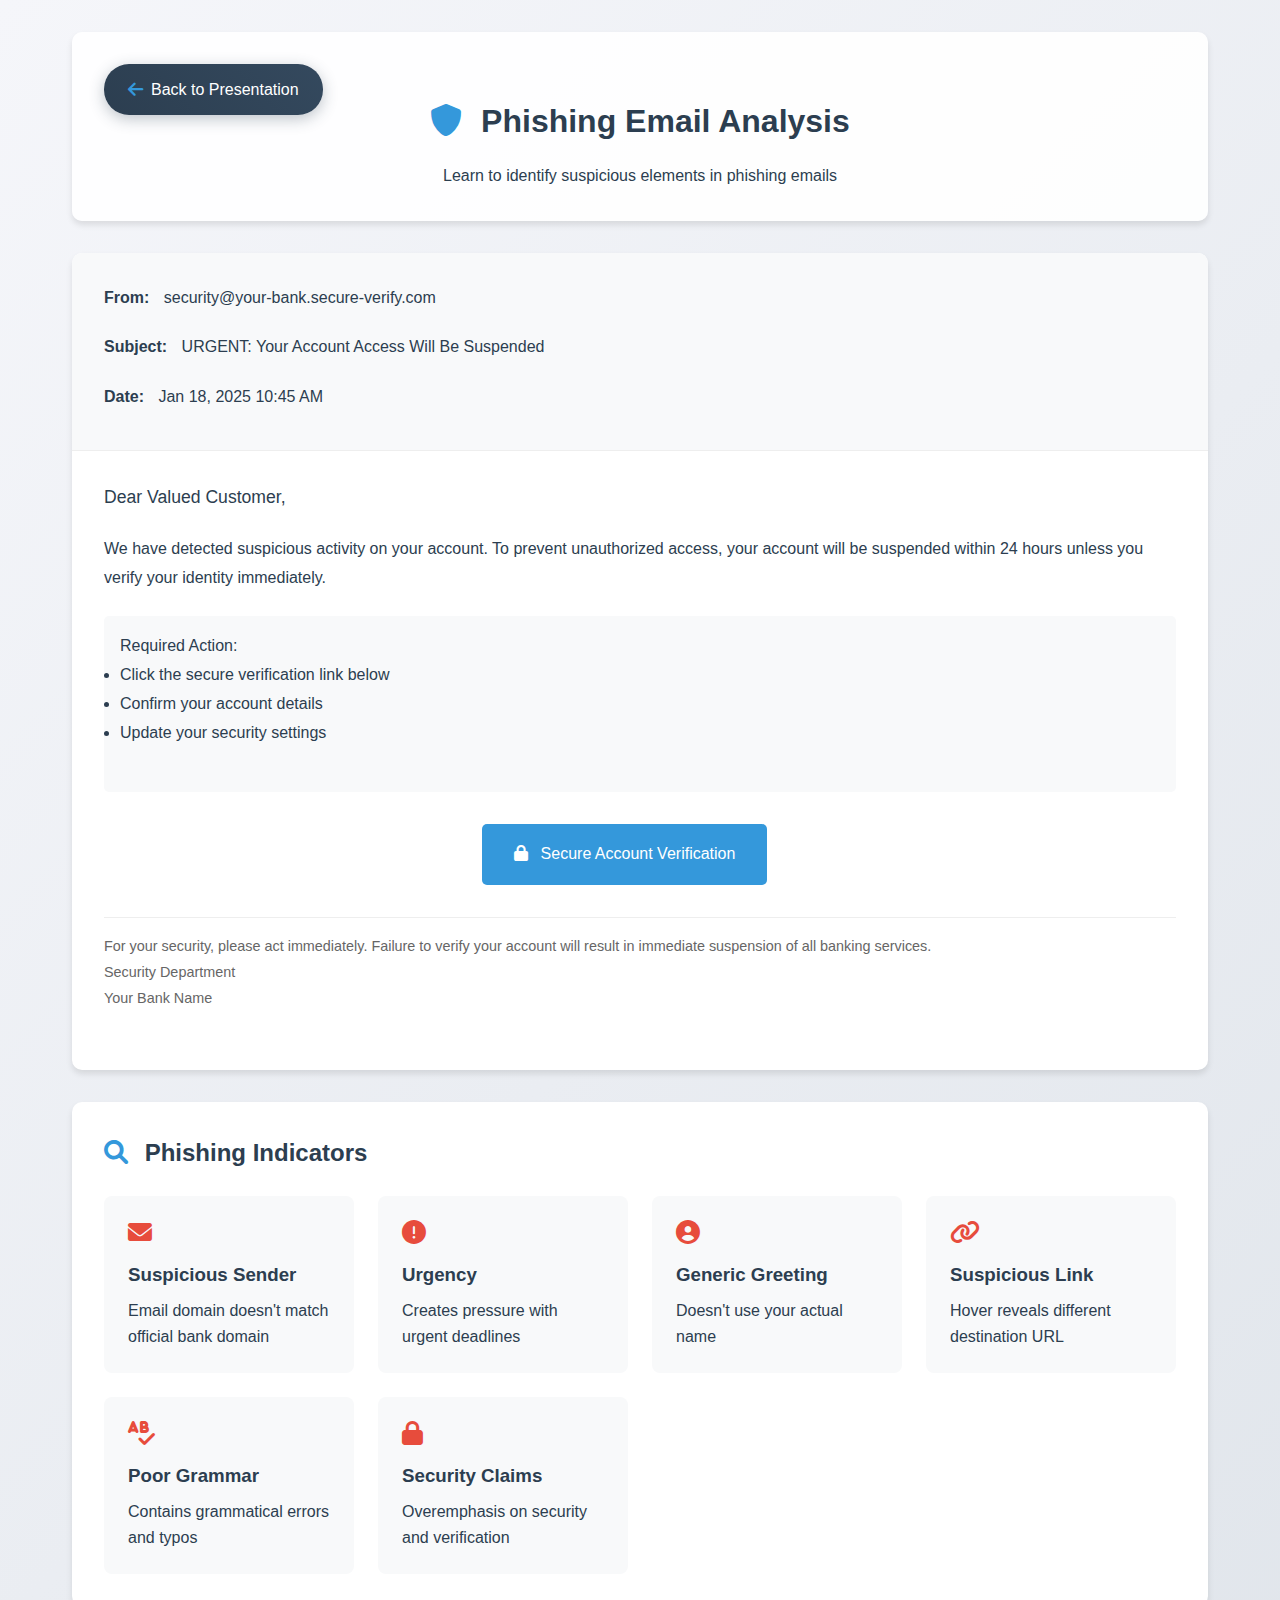
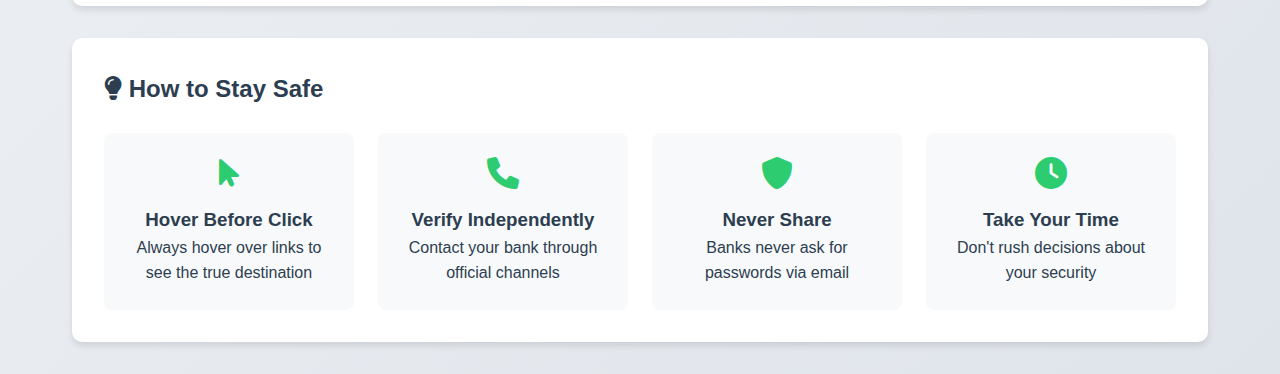
<file: email-analysis.html>
<!DOCTYPE html>
<html lang="en">
<head>
    <meta charset="UTF-8">
    <meta name="viewport" content="width=device-width, initial-scale=1.0">
    <title>Phishing Email Analysis</title>
    <link rel="stylesheet" href="email-analysis.css">
    <link rel="stylesheet" href="https://cdnjs.cloudflare.com/ajax/libs/font-awesome/6.0.0/css/all.min.css">
</head>
<body>
    <div class="container">
        
        <header>
            <div class="header-content">
                <div class="back-nav">
                    <a href="index.html#slide3" class="back-button">
                        <i class="fas fa-arrow-left"></i> Back to Presentation
                    </a>
                </div>
                <h1><i class="fas fa-shield-alt"></i> Phishing Email Analysis</h1>
                <p>Learn to identify suspicious elements in phishing emails</p>
            </div>
        </header>

        <div class="email-container">
            <div class="email-header">
                <div class="header-item from" data-tooltip="Suspicious sender address mimicking legitimate domain">
                    <span class="label">From:</span>
                    <span class="value">security@your-bank.secure-verify.com</span>
                    <i class="fas fa-exclamation-triangle warning-icon"></i>
                </div>
                <div class="header-item subject" data-tooltip="Urgent language to create pressure">
                    <span class="label">Subject:</span>
                    <span class="value">URGENT: Your Account Access Will Be Suspended</span>
                    <i class="fas fa-exclamation-triangle warning-icon"></i>
                </div>
                <div class="header-item date">
                    <span class="label">Date:</span>
                    <span class="value">Jan 18, 2025 10:45 AM</span>
                </div>
            </div>

            <div class="email-body">
                <div class="greeting" data-tooltip="Generic greeting instead of your name">
                    Dear Valued Customer,
                    <i class="fas fa-exclamation-triangle warning-icon"></i>
                </div>

                <div class="content">
                    <p data-tooltip="Creates urgency and fear to prompt immediate action">
                        We have detected suspicious activity on your account. To prevent unauthorized access, your account will be suspended within 24 hours unless you verify your identity immediately.
                        <i class="fas fa-exclamation-triangle warning-icon"></i>
                    </p>

                    <div class="action-required" data-tooltip="Threatening consequences to force action">
                        <p>Required Action:</p>
                        <ul>
                            <li>Click the secure verification link below</li>
                            <li>Confirm your account details</li>
                            <li>Update your security settings</li>
                        </ul>
                        <i class="fas fa-exclamation-triangle warning-icon"></i>
                    </div>

                    <div class="button-container" data-tooltip="Suspicious link masking malicious website">
                        <a href="#" class="fake-button">
                            <i class="fas fa-lock"></i> Secure Account Verification
                        </a>
                        <i class="fas fa-exclamation-triangle warning-icon"></i>
                    </div>

                    <div class="footer" data-tooltip="Fake contact information and pressure tactics">
                        <p>For your security, please act immediately. Failure to verify your account will result in immediate suspension of all banking services.</p>
                        <p>Security Department<br>Your Bank Name</p>
                        <i class="fas fa-exclamation-triangle warning-icon"></i>
                    </div>
                </div>
            </div>
        </div>

        <div class="analysis-panel">
            <h2><i class="fas fa-search"></i> Phishing Indicators</h2>
            <div class="indicator-list">
                <div class="indicator">
                    <i class="fas fa-envelope"></i>
                    <h3>Suspicious Sender</h3>
                    <p>Email domain doesn't match official bank domain</p>
                </div>
                <div class="indicator">
                    <i class="fas fa-exclamation-circle"></i>
                    <h3>Urgency</h3>
                    <p>Creates pressure with urgent deadlines</p>
                </div>
                <div class="indicator">
                    <i class="fas fa-user-circle"></i>
                    <h3>Generic Greeting</h3>
                    <p>Doesn't use your actual name</p>
                </div>
                <div class="indicator">
                    <i class="fas fa-link"></i>
                    <h3>Suspicious Link</h3>
                    <p>Hover reveals different destination URL</p>
                </div>
                <div class="indicator">
                    <i class="fas fa-spell-check"></i>
                    <h3>Poor Grammar</h3>
                    <p>Contains grammatical errors and typos</p>
                </div>
                <div class="indicator">
                    <i class="fas fa-lock"></i>
                    <h3>Security Claims</h3>
                    <p>Overemphasis on security and verification</p>
                </div>
            </div>
        </div>

        <div class="tips-section">
            <h2><i class="fas fa-lightbulb"></i> How to Stay Safe</h2>
            <div class="tips-grid">
                <div class="tip">
                    <i class="fas fa-mouse-pointer"></i>
                    <h3>Hover Before Click</h3>
                    <p>Always hover over links to see the true destination</p>
                </div>
                <div class="tip">
                    <i class="fas fa-phone"></i>
                    <h3>Verify Independently</h3>
                    <p>Contact your bank through official channels</p>
                </div>
                <div class="tip">
                    <i class="fas fa-shield-alt"></i>
                    <h3>Never Share</h3>
                    <p>Banks never ask for passwords via email</p>
                </div>
                <div class="tip">
                    <i class="fas fa-clock"></i>
                    <h3>Take Your Time</h3>
                    <p>Don't rush decisions about your security</p>
                </div>
            </div>
        </div>
    </div>

    <script src="email-analysis.js"></script>
</body>
</html>
</file>
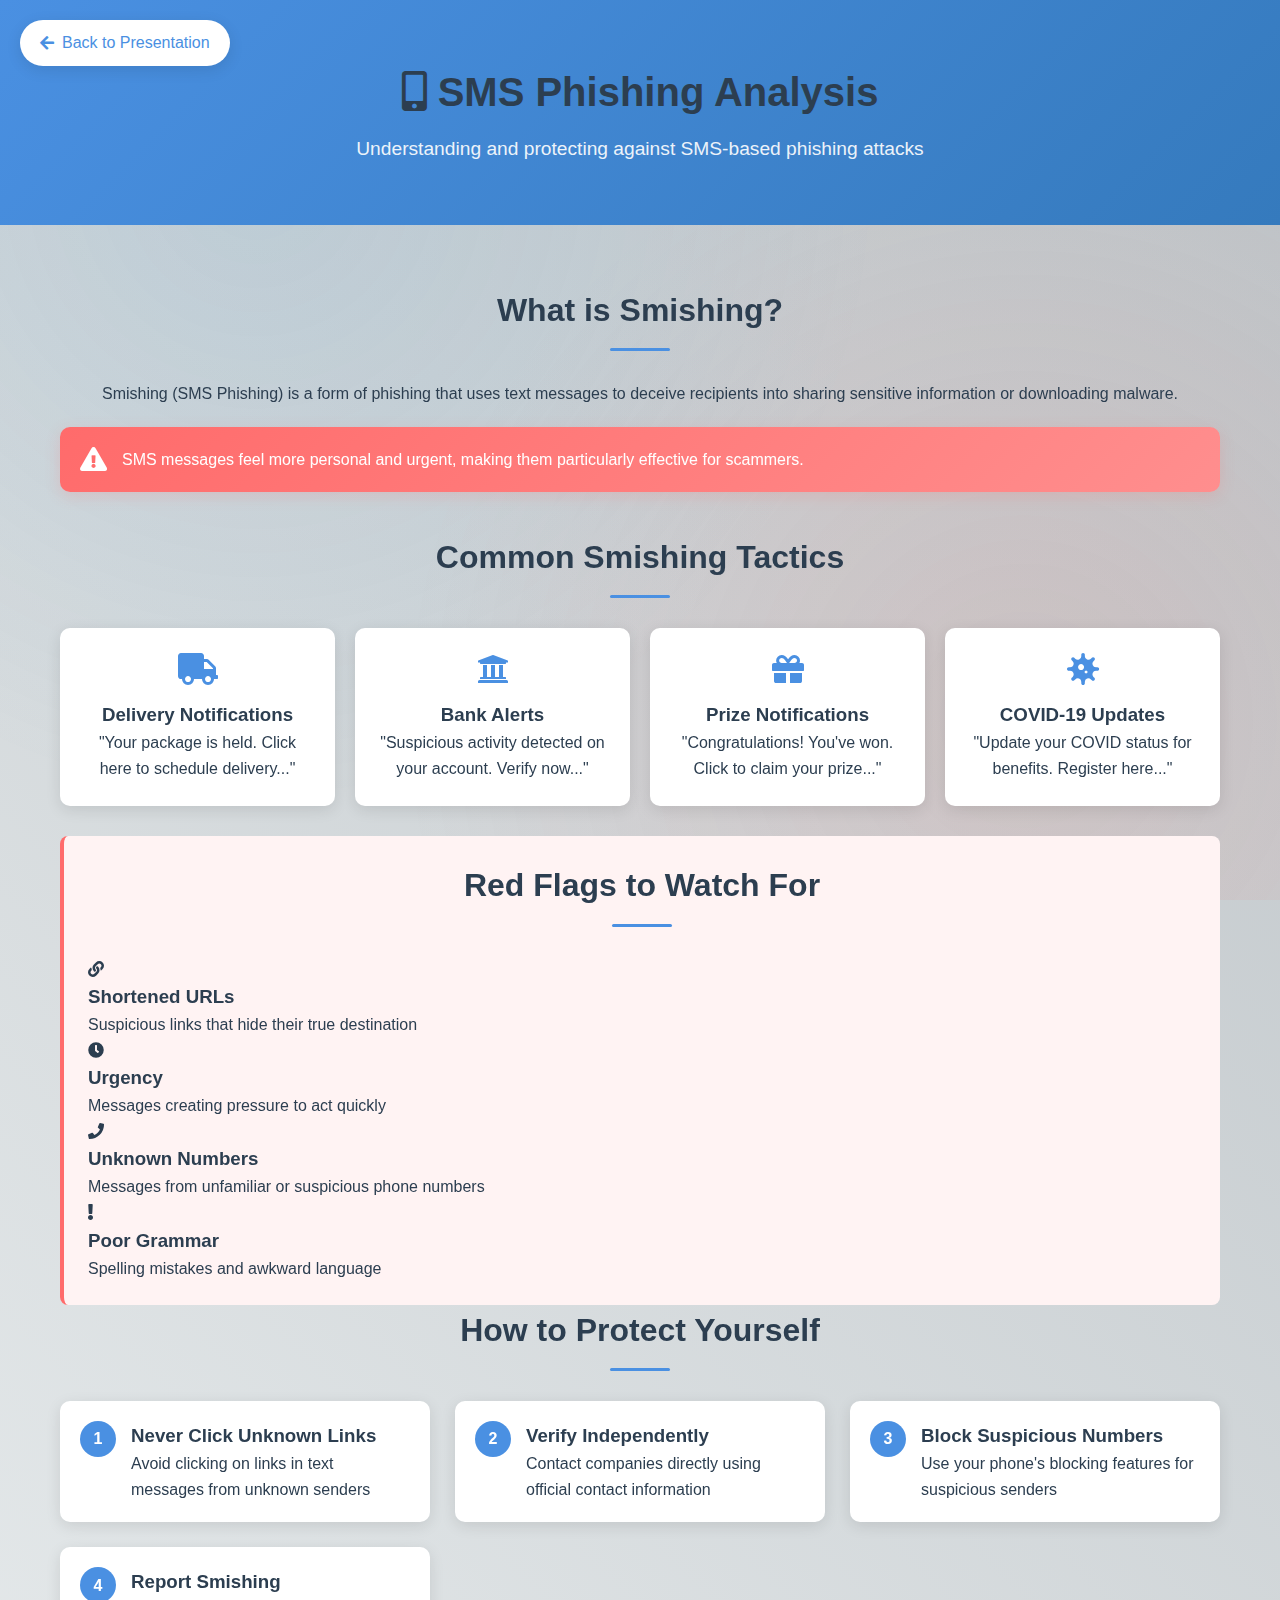
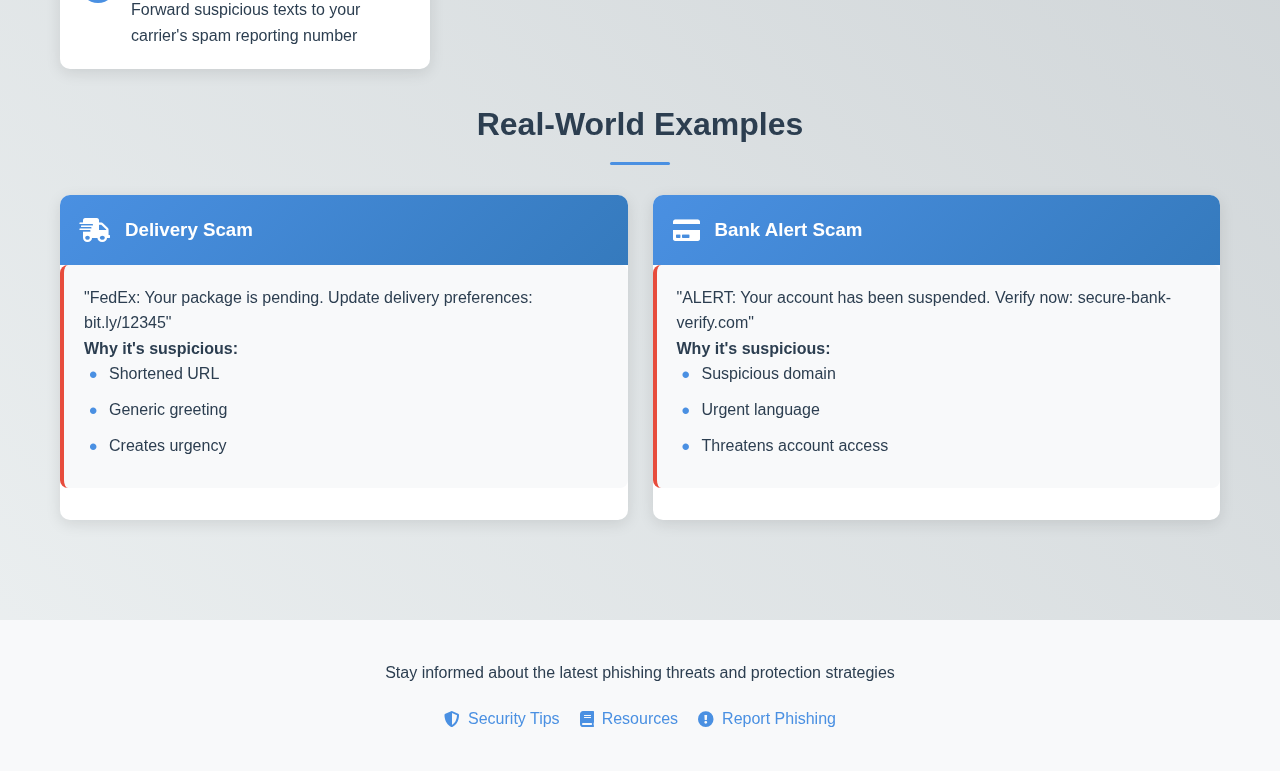
<file: smishing.html>
<!DOCTYPE html>
<html lang="en">
<head>
    <meta charset="UTF-8">
    <meta name="viewport" content="width=device-width, initial-scale=1.0">
    <title>SMS Phishing (Smishing) Analysis</title>
    <link rel="stylesheet" href="styles.css">
    <link rel="stylesheet" href="https://cdnjs.cloudflare.com/ajax/libs/font-awesome/5.15.4/css/all.min.css">
</head>
<body>
    <div class="container">
        <header>
            <div class="header-content">
                <div class="back-nav">
                    <a href="index.html#slide3" class="back-button">
                        <i class="fas fa-arrow-left"></i> Back to Presentation
                    </a>
                </div>
                <h1><i class="fas fa-mobile-alt"></i> SMS Phishing Analysis</h1>
                <p>Understanding and protecting against SMS-based phishing attacks</p>
            </div>
        </header>

        <main class="content-section">
            <section class="info-section">
                <h2>What is Smishing?</h2>
                <p>Smishing (SMS Phishing) is a form of phishing that uses text messages to deceive recipients into sharing sensitive information or downloading malware.</p>
                
                <div class="warning-box">
                    <i class="fas fa-exclamation-triangle"></i>
                    <p>SMS messages feel more personal and urgent, making them particularly effective for scammers.</p>
                </div>
            </section>

            <section class="common-tactics">
                <h2>Common Smishing Tactics</h2>
                <div class="tactics-grid">
                    <div class="tactic-card">
                        <i class="fas fa-truck"></i>
                        <h3>Delivery Notifications</h3>
                        <p>"Your package is held. Click here to schedule delivery..."</p>
                    </div>
                    <div class="tactic-card">
                        <i class="fas fa-university"></i>
                        <h3>Bank Alerts</h3>
                        <p>"Suspicious activity detected on your account. Verify now..."</p>
                    </div>
                    <div class="tactic-card">
                        <i class="fas fa-gift"></i>
                        <h3>Prize Notifications</h3>
                        <p>"Congratulations! You've won. Click to claim your prize..."</p>
                    </div>
                    <div class="tactic-card">
                        <i class="fas fa-virus"></i>
                        <h3>COVID-19 Updates</h3>
                        <p>"Update your COVID status for benefits. Register here..."</p>
                    </div>
                </div>
            </section>

            <section class="red-flags">
                <h2>Red Flags to Watch For</h2>
                <div class="flags-container">
                    <div class="flag-item">
                        <i class="fas fa-link"></i>
                        <div class="flag-content">
                            <h3>Shortened URLs</h3>
                            <p>Suspicious links that hide their true destination</p>
                        </div>
                    </div>
                    <div class="flag-item">
                        <i class="fas fa-clock"></i>
                        <div class="flag-content">
                            <h3>Urgency</h3>
                            <p>Messages creating pressure to act quickly</p>
                        </div>
                    </div>
                    <div class="flag-item">
                        <i class="fas fa-phone"></i>
                        <div class="flag-content">
                            <h3>Unknown Numbers</h3>
                            <p>Messages from unfamiliar or suspicious phone numbers</p>
                        </div>
                    </div>
                    <div class="flag-item">
                        <i class="fas fa-exclamation"></i>
                        <div class="flag-content">
                            <h3>Poor Grammar</h3>
                            <p>Spelling mistakes and awkward language</p>
                        </div>
                    </div>
                </div>
            </section>

            <section class="protection-steps">
                <h2>How to Protect Yourself</h2>
                <div class="steps-container">
                    <div class="protection-step">
                        <div class="step-number">1</div>
                        <div class="step-content">
                            <h3>Never Click Unknown Links</h3>
                            <p>Avoid clicking on links in text messages from unknown senders</p>
                        </div>
                    </div>
                    <div class="protection-step">
                        <div class="step-number">2</div>
                        <div class="step-content">
                            <h3>Verify Independently</h3>
                            <p>Contact companies directly using official contact information</p>
                        </div>
                    </div>
                    <div class="protection-step">
                        <div class="step-number">3</div>
                        <div class="step-content">
                            <h3>Block Suspicious Numbers</h3>
                            <p>Use your phone's blocking features for suspicious senders</p>
                        </div>
                    </div>
                    <div class="protection-step">
                        <div class="step-number">4</div>
                        <div class="step-content">
                            <h3>Report Smishing</h3>
                            <p>Forward suspicious texts to your carrier's spam reporting number</p>
                        </div>
                    </div>
                </div>
            </section>

            <section class="real-examples">
                <h2>Real-World Examples</h2>
                <div class="examples-grid">
                    <div class="example-card">
                        <div class="example-header">
                            <i class="fas fa-shipping-fast"></i>
                            <h3>Delivery Scam</h3>
                        </div>
                        <div class="example-content">
                            <p class="message">"FedEx: Your package is pending. Update delivery preferences: bit.ly/12345"</p>
                            <div class="analysis">
                                <h4>Why it's suspicious:</h4>
                                <ul>
                                    <li>Shortened URL</li>
                                    <li>Generic greeting</li>
                                    <li>Creates urgency</li>
                                </ul>
                            </div>
                        </div>
                    </div>
                    <div class="example-card">
                        <div class="example-header">
                            <i class="fas fa-credit-card"></i>
                            <h3>Bank Alert Scam</h3>
                        </div>
                        <div class="example-content">
                            <p class="message">"ALERT: Your account has been suspended. Verify now: secure-bank-verify.com"</p>
                            <div class="analysis">
                                <h4>Why it's suspicious:</h4>
                                <ul>
                                    <li>Suspicious domain</li>
                                    <li>Urgent language</li>
                                    <li>Threatens account access</li>
                                </ul>
                            </div>
                        </div>
                    </div>
                </div>
            </section>
        </main>

        <footer>
            <div class="footer-content">
                <p>Stay informed about the latest phishing threats and protection strategies</p>
                <div class="footer-links">
                    <a href="#" class="footer-link"><i class="fas fa-shield-alt"></i> Security Tips</a>
                    <a href="#" class="footer-link"><i class="fas fa-book"></i> Resources</a>
                    <a href="#" class="footer-link"><i class="fas fa-exclamation-circle"></i> Report Phishing</a>
                </div>
            </div>
        </footer>
    </div>
</body>
</html>
</file>
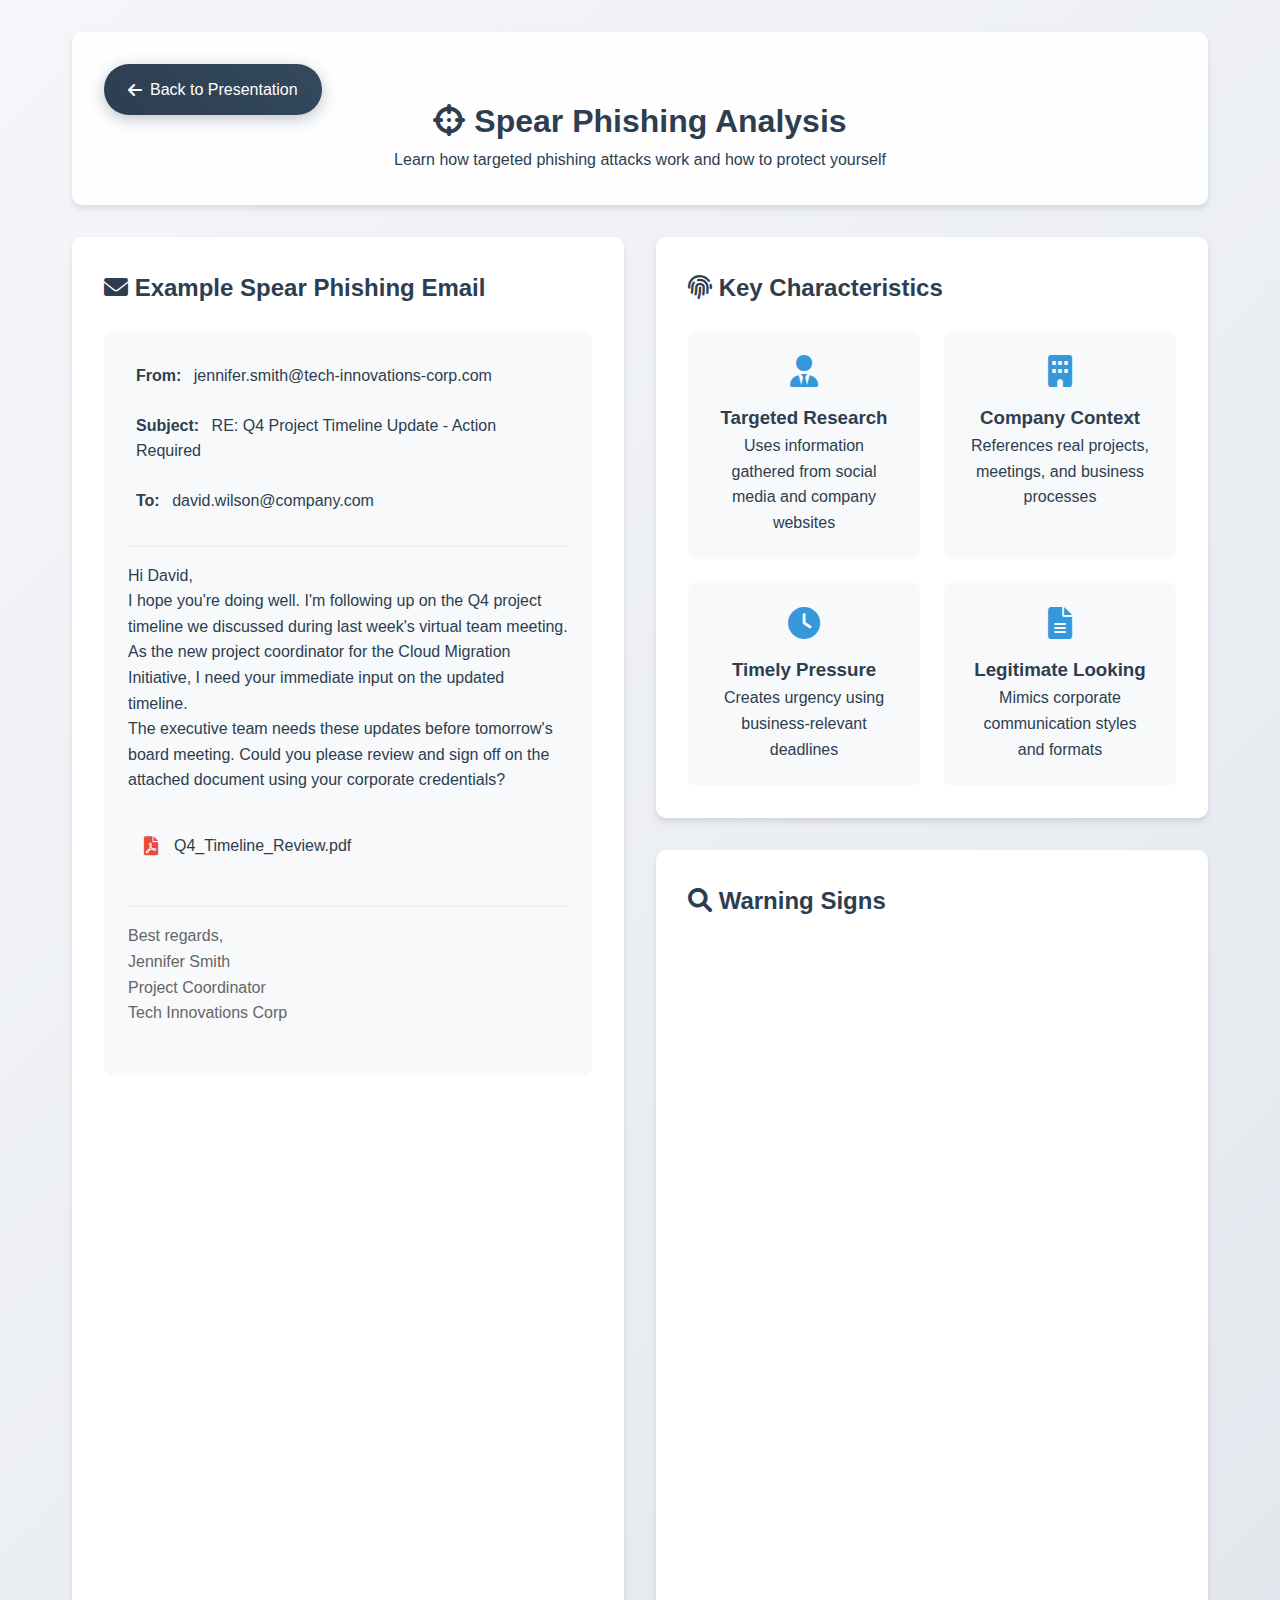
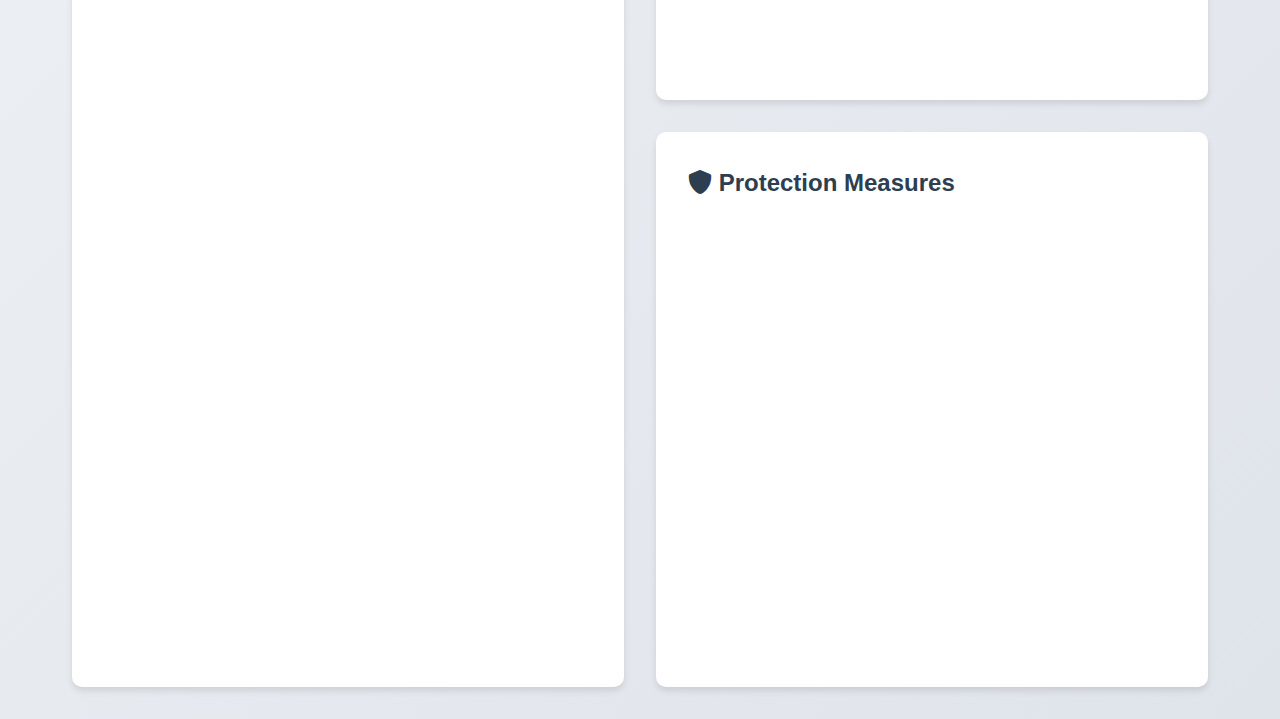
<file: spear-phishing.html>
<!DOCTYPE html>
<html lang="en">
<head>
    <meta charset="UTF-8">
    <meta name="viewport" content="width=device-width, initial-scale=1.0">
    <title>Spear Phishing Analysis</title>
    <link rel="stylesheet" href="spear-phishing.css">
    <link rel="stylesheet" href="https://cdnjs.cloudflare.com/ajax/libs/font-awesome/6.0.0/css/all.min.css">
</head>
<body>
    <div class="container">
        <header>
            <div class="header-content">
                <div class="back-nav">
                    <a href="index.html#slide3" class="back-button">
                        <i class="fas fa-arrow-left"></i> Back to Presentation
                    </a>
                </div>
                <h1><i class="fas fa-crosshairs"></i> Spear Phishing Analysis</h1>
                <p>Learn how targeted phishing attacks work and how to protect yourself</p>
            </div>
        </header>

        <div class="content-grid">
            <div class="example-section">
                <h2><i class="fas fa-envelope"></i> Example Spear Phishing Email</h2>
                <div class="email-container">
                    <div class="email-header">
                        <div class="header-item" data-tooltip="Personalized sender using company research">
                            <span class="label">From:</span>
                            <span class="value">jennifer.smith@tech-innovations-corp.com</span>
                            <i class="fas fa-exclamation-triangle warning-icon"></i>
                        </div>
                        <div class="header-item" data-tooltip="References real project or context">
                            <span class="label">Subject:</span>
                            <span class="value">RE: Q4 Project Timeline Update - Action Required</span>
                            <i class="fas fa-exclamation-triangle warning-icon"></i>
                        </div>
                        <div class="header-item">
                            <span class="label">To:</span>
                            <span class="value">david.wilson@company.com</span>
                        </div>
                    </div>
                    <div class="email-body">
                        <div class="greeting" data-tooltip="Uses your actual name from social media">
                            Hi David,
                            <i class="fas fa-exclamation-triangle warning-icon"></i>
                        </div>
                        <div class="content">
                            <p data-tooltip="References specific company details">
                                I hope you're doing well. I'm following up on the Q4 project timeline we discussed during last week's virtual team meeting. As the new project coordinator for the Cloud Migration Initiative, I need your immediate input on the updated timeline.
                                <i class="fas fa-exclamation-triangle warning-icon"></i>
                            </p>
                            <p data-tooltip="Creates urgency with business context">
                                The executive team needs these updates before tomorrow's board meeting. Could you please review and sign off on the attached document using your corporate credentials?
                                <i class="fas fa-exclamation-triangle warning-icon"></i>
                            </p>
                            <div class="attachment" data-tooltip="Malicious file disguised as legitimate document">
                                <i class="fas fa-file-pdf"></i>
                                <span>Q4_Timeline_Review.pdf</span>
                                <i class="fas fa-exclamation-triangle warning-icon"></i>
                            </div>
                            <div class="signature" data-tooltip="Mimics real corporate signature format">
                                <p>Best regards,<br>
                                Jennifer Smith<br>
                                Project Coordinator<br>
                                Tech Innovations Corp</p>
                                <i class="fas fa-exclamation-triangle warning-icon"></i>
                            </div>
                        </div>
                    </div>
                </div>
            </div>

            <div class="analysis-section">
                <div class="characteristics">
                    <h2><i class="fas fa-fingerprint"></i> Key Characteristics</h2>
                    <div class="characteristic-grid">
                        <div class="characteristic-card">
                            <i class="fas fa-user-tie"></i>
                            <h3>Targeted Research</h3>
                            <p>Uses information gathered from social media and company websites</p>
                        </div>
                        <div class="characteristic-card">
                            <i class="fas fa-building"></i>
                            <h3>Company Context</h3>
                            <p>References real projects, meetings, and business processes</p>
                        </div>
                        <div class="characteristic-card">
                            <i class="fas fa-clock"></i>
                            <h3>Timely Pressure</h3>
                            <p>Creates urgency using business-relevant deadlines</p>
                        </div>
                        <div class="characteristic-card">
                            <i class="fas fa-file-alt"></i>
                            <h3>Legitimate Looking</h3>
                            <p>Mimics corporate communication styles and formats</p>
                        </div>
                    </div>
                </div>

                <div class="indicators">
                    <h2><i class="fas fa-search"></i> Warning Signs</h2>
                    <div class="indicator-list">
                        <div class="indicator">
                            <i class="fas fa-envelope"></i>
                            <h3>Sender Verification</h3>
                            <p>Check email headers and domain carefully - attackers often use similar-looking domains</p>
                        </div>
                        <div class="indicator">
                            <i class="fas fa-comments"></i>
                            <h3>Unexpected Communication</h3>
                            <p>Verify through other channels if you receive unexpected requests for sensitive information</p>
                        </div>
                        <div class="indicator">
                            <i class="fas fa-lock"></i>
                            <h3>Credential Requests</h3>
                            <p>Be suspicious of any email asking for login credentials or sensitive data</p>
                        </div>
                        <div class="indicator">
                            <i class="fas fa-file-download"></i>
                            <h3>Attachments</h3>
                            <p>Scan attachments and verify sender before opening any files</p>
                        </div>
                    </div>
                </div>

                <div class="protection-tips">
                    <h2><i class="fas fa-shield-alt"></i> Protection Measures</h2>
                    <div class="tips-grid">
                        <div class="tip-card">
                            <i class="fas fa-phone"></i>
                            <h3>Verify Independently</h3>
                            <p>Contact the sender through a known phone number or in person</p>
                        </div>
                        <div class="tip-card">
                            <i class="fas fa-user-shield"></i>
                            <h3>Limited Information</h3>
                            <p>Minimize personal and professional information shared online</p>
                        </div>
                        <div class="tip-card">
                            <i class="fas fa-graduation-cap"></i>
                            <h3>Training</h3>
                            <p>Participate in regular security awareness training</p>
                        </div>
                        <div class="tip-card">
                            <i class="fas fa-lock"></i>
                            <h3>Multi-Factor</h3>
                            <p>Enable multi-factor authentication on all accounts</p>
                        </div>
                    </div>
                </div>
            </div>
        </div>
    </div>
    <script src="spear-phishing.js"></script>
</body>
</html>
</file>
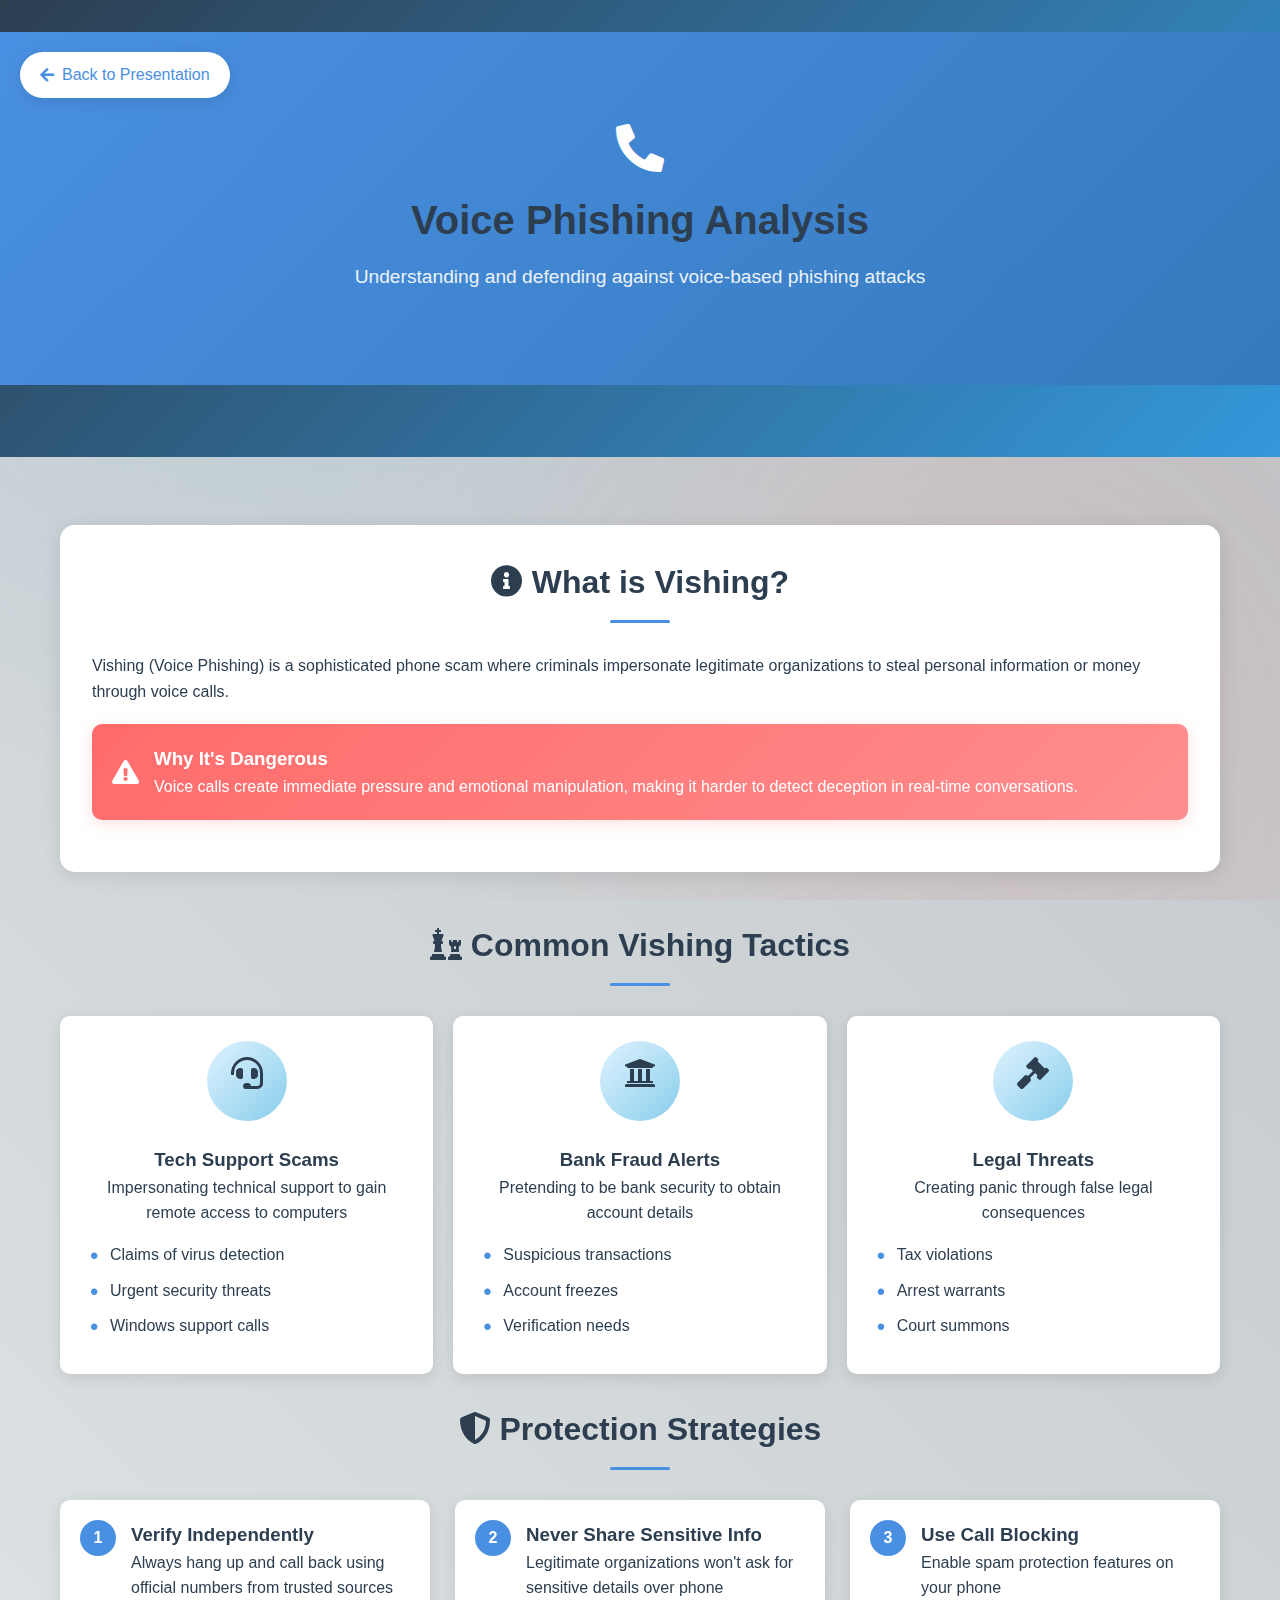
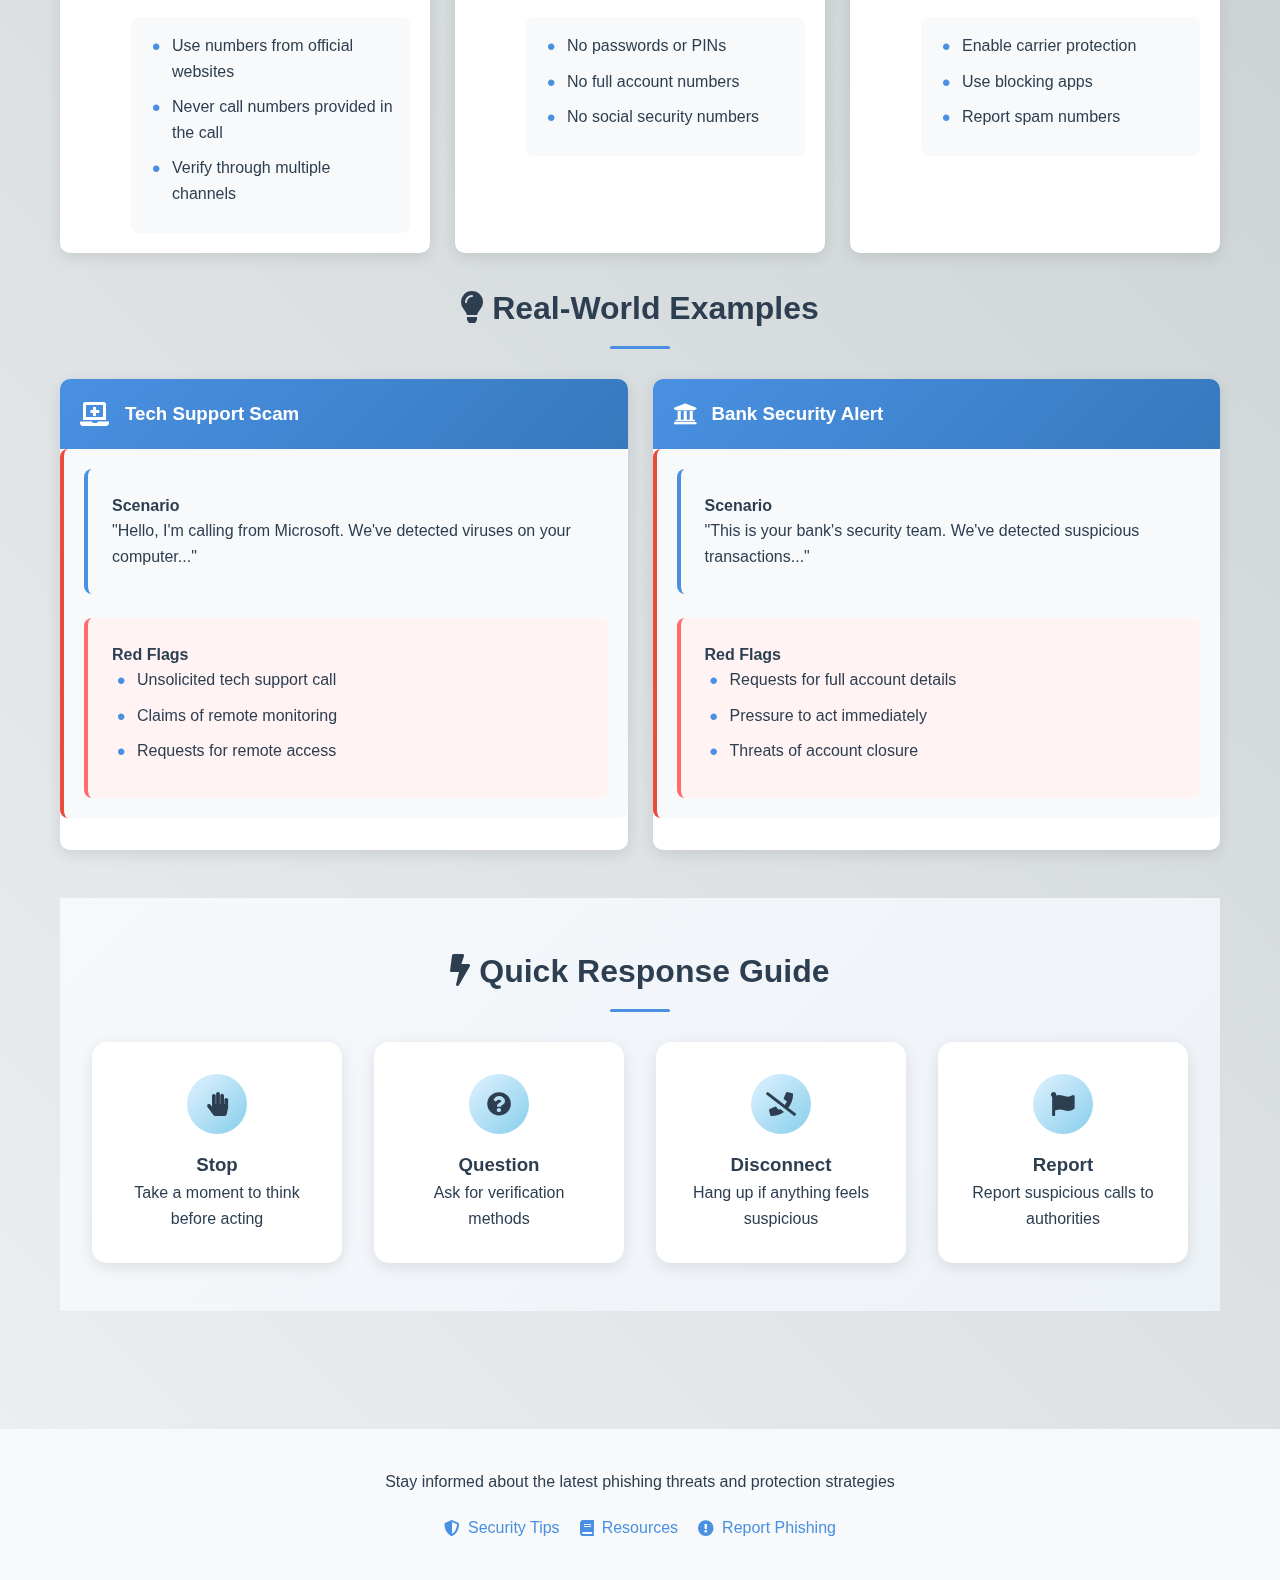
<file: vishing.html>
<!DOCTYPE html>
<html lang="en">
<head>
    <meta charset="UTF-8">
    <meta name="viewport" content="width=device-width, initial-scale=1.0">
    <title>Voice Phishing (Vishing) Analysis</title>
    <link rel="stylesheet" href="styles.css">
    <link rel="stylesheet" href="https://cdnjs.cloudflare.com/ajax/libs/font-awesome/5.15.4/css/all.min.css">
</head>
<body>
    <div class="container">
        <header class="main-header">
            <div class="header-content">
                <div class="back-nav">
                    <a href="index.html#slide3" class="back-button">
                        <i class="fas fa-arrow-left"></i> Back to Presentation
                    </a>
                </div>
                <div class="header-title">
                    <i class="fas fa-phone-alt header-icon"></i>
                    <h1>Voice Phishing Analysis</h1>
                    <p class="header-subtitle">Understanding and defending against voice-based phishing attacks</p>
                </div>
            </div>
        </header>

        <main class="content-section">
            <section class="intro-section">
                <div class="info-card">
                    <h2><i class="fas fa-info-circle"></i> What is Vishing?</h2>
                    <p>Vishing (Voice Phishing) is a sophisticated phone scam where criminals impersonate legitimate organizations to steal personal information or money through voice calls.</p>
                    
                    <div class="warning-box">
                        <i class="fas fa-exclamation-triangle"></i>
                        <div class="warning-content">
                            <h3>Why It's Dangerous</h3>
                            <p>Voice calls create immediate pressure and emotional manipulation, making it harder to detect deception in real-time conversations.</p>
                        </div>
                    </div>
                </div>
            </section>

            <section class="tactics-section">
                <h2><i class="fas fa-chess"></i> Common Vishing Tactics</h2>
                <div class="tactics-grid">
                    <div class="tactic-card">
                        <div class="card-icon">
                            <i class="fas fa-headset"></i>
                        </div>
                        <h3>Tech Support Scams</h3>
                        <div class="card-content">
                            <p>Impersonating technical support to gain remote access to computers</p>
                            <ul class="tactic-points">
                                <li>Claims of virus detection</li>
                                <li>Urgent security threats</li>
                                <li>Windows support calls</li>
                            </ul>
                        </div>
                    </div>
                    <div class="tactic-card">
                        <div class="card-icon">
                            <i class="fas fa-university"></i>
                        </div>
                        <h3>Bank Fraud Alerts</h3>
                        <div class="card-content">
                            <p>Pretending to be bank security to obtain account details</p>
                            <ul class="tactic-points">
                                <li>Suspicious transactions</li>
                                <li>Account freezes</li>
                                <li>Verification needs</li>
                            </ul>
                        </div>
                    </div>
                    <div class="tactic-card">
                        <div class="card-icon">
                            <i class="fas fa-gavel"></i>
                        </div>
                        <h3>Legal Threats</h3>
                        <div class="card-content">
                            <p>Creating panic through false legal consequences</p>
                            <ul class="tactic-points">
                                <li>Tax violations</li>
                                <li>Arrest warrants</li>
                                <li>Court summons</li>
                            </ul>
                        </div>
                    </div>
                </div>
            </section>

            <section class="defense-section">
                <h2><i class="fas fa-shield-alt"></i> Protection Strategies</h2>
                <div class="steps-container">
                    <div class="protection-step">
                        <div class="step-number">1</div>
                        <div class="step-content">
                            <h3>Verify Independently</h3>
                            <p>Always hang up and call back using official numbers from trusted sources</p>
                            <div class="step-details">
                                <ul>
                                    <li>Use numbers from official websites</li>
                                    <li>Never call numbers provided in the call</li>
                                    <li>Verify through multiple channels</li>
                                </ul>
                            </div>
                        </div>
                    </div>
                    <div class="protection-step">
                        <div class="step-number">2</div>
                        <div class="step-content">
                            <h3>Never Share Sensitive Info</h3>
                            <p>Legitimate organizations won't ask for sensitive details over phone</p>
                            <div class="step-details">
                                <ul>
                                    <li>No passwords or PINs</li>
                                    <li>No full account numbers</li>
                                    <li>No social security numbers</li>
                                </ul>
                            </div>
                        </div>
                    </div>
                    <div class="protection-step">
                        <div class="step-number">3</div>
                        <div class="step-content">
                            <h3>Use Call Blocking</h3>
                            <p>Enable spam protection features on your phone</p>
                            <div class="step-details">
                                <ul>
                                    <li>Enable carrier protection</li>
                                    <li>Use blocking apps</li>
                                    <li>Report spam numbers</li>
                                </ul>
                            </div>
                        </div>
                    </div>
                </div>
            </section>

            <section class="examples-section">
                <h2><i class="fas fa-lightbulb"></i> Real-World Examples</h2>
                <div class="examples-grid">
                    <div class="example-card">
                        <div class="example-header">
                            <i class="fas fa-laptop-medical"></i>
                            <h3>Tech Support Scam</h3>
                        </div>
                        <div class="example-content">
                            <div class="scenario-box">
                                <h4>Scenario</h4>
                                <p>"Hello, I'm calling from Microsoft. We've detected viruses on your computer..."</p>
                            </div>
                            <div class="red-flags">
                                <h4>Red Flags</h4>
                                <ul>
                                    <li>Unsolicited tech support call</li>
                                    <li>Claims of remote monitoring</li>
                                    <li>Requests for remote access</li>
                                </ul>
                            </div>
                        </div>
                    </div>
                    <div class="example-card">
                        <div class="example-header">
                            <i class="fas fa-university"></i>
                            <h3>Bank Security Alert</h3>
                        </div>
                        <div class="example-content">
                            <div class="scenario-box">
                                <h4>Scenario</h4>
                                <p>"This is your bank's security team. We've detected suspicious transactions..."</p>
                            </div>
                            <div class="red-flags">
                                <h4>Red Flags</h4>
                                <ul>
                                    <li>Requests for full account details</li>
                                    <li>Pressure to act immediately</li>
                                    <li>Threats of account closure</li>
                                </ul>
                            </div>
                        </div>
                    </div>
                </div>
            </section>

            <section class="quick-tips-section">
                <h2><i class="fas fa-bolt"></i> Quick Response Guide</h2>
                <div class="tips-container">
                    <div class="tip-card">
                        <div class="tip-icon">
                            <i class="fas fa-hand-paper"></i>
                        </div>
                        <h3>Stop</h3>
                        <p>Take a moment to think before acting</p>
                    </div>
                    <div class="tip-card">
                        <div class="tip-icon">
                            <i class="fas fa-question-circle"></i>
                        </div>
                        <h3>Question</h3>
                        <p>Ask for verification methods</p>
                    </div>
                    <div class="tip-card">
                        <div class="tip-icon">
                            <i class="fas fa-phone-slash"></i>
                        </div>
                        <h3>Disconnect</h3>
                        <p>Hang up if anything feels suspicious</p>
                    </div>
                    <div class="tip-card">
                        <div class="tip-icon">
                            <i class="fas fa-flag"></i>
                        </div>
                        <h3>Report</h3>
                        <p>Report suspicious calls to authorities</p>
                    </div>
                </div>
            </section>
        </main>

        <footer>
            <div class="footer-content">
                <p>Stay informed about the latest phishing threats and protection strategies</p>
                <div class="footer-links">
                    <a href="#" class="footer-link"><i class="fas fa-shield-alt"></i> Security Tips</a>
                    <a href="#" class="footer-link"><i class="fas fa-book"></i> Resources</a>
                    <a href="#" class="footer-link"><i class="fas fa-exclamation-circle"></i> Report Phishing</a>
                </div>
            </div>
        </footer>
    </div>
</body>
</html>
</file>
<file: styles.css>
:root {
    --primary-color: #2c3e50;
    --secondary-color: #3498db;
    --accent-color: #e74c3c;
    --text-color: #2c3e50;
    --background-color: #ecf0f1;
}

* {
    margin: 0;
    padding: 0;
    box-sizing: border-box;
}

body {
    font-family: 'Segoe UI', Tahoma, Geneva, Verdana, sans-serif;
    background: linear-gradient(45deg, #ecf0f1, #bdc3c7);
    color: var(--text-color);
    line-height: 1.6;
    position: relative;
    overflow-x: hidden;
}

/* Animated background */
body::before {
    content: '';
    position: fixed;
    top: 0;
    left: 0;
    width: 100%;
    height: 100%;
    background: 
        radial-gradient(circle at 20% 20%, rgba(52, 152, 219, 0.1) 0%, transparent 50%),
        radial-gradient(circle at 80% 80%, rgba(231, 76, 60, 0.1) 0%, transparent 50%);
    z-index: -1;
    animation: backgroundPulse 15s ease-in-out infinite;
}

@keyframes backgroundPulse {
    0%, 100% { opacity: 0.5; }
    50% { opacity: 1; }
}

.presentation-container {
    max-width: 1200px;
    margin: 0 auto;
    padding: 20px;
    background: rgba(255, 255, 255, 0.95);
    backdrop-filter: blur(10px);
    border-radius: 15px;
    box-shadow: 0 10px 30px rgba(0, 0, 0, 0.1);
    transform-style: preserve-3d;
    perspective: 1000px;
}

.slide {
    min-height: 100vh;
    display: none;
    padding: 40px;
    background: white;
    border-radius: 10px;
    box-shadow: 0 4px 6px rgba(0, 0, 0, 0.1);
    margin-bottom: 20px;
    opacity: 0;
    transform: translateY(20px);
    transition: opacity 0.5s ease, transform 0.5s ease;
}

.slide.active {
    display: block;
    opacity: 1;
    transform: translateY(0);
}

h1, h2 {
    color: var(--primary-color);
    text-align: center;
    margin-bottom: 30px;
}

h1 {
    font-size: 3em;
    margin-bottom: 20px;
}

.subtitle {
    text-align: center;
    font-size: 1.5em;
    color: var(--secondary-color);
}

.icon-container {
    text-align: center;
    font-size: 5em;
    color: var(--secondary-color);
    margin: 40px 0;
}

.icon-container i {
    animation: float 3s ease-in-out infinite;
    color: var(--secondary-color);
    text-shadow: 2px 2px 4px rgba(0, 0, 0, 0.1);
}

@keyframes float {
    0%, 100% { transform: translateY(0); }
    50% { transform: translateY(-20px); }
}

.content-box {
    background: #f8f9fa;
    padding: 20px;
    border-radius: 8px;
    margin: 20px 0;
    text-align: center;
}

.content-box i {
    font-size: 2em;
    color: var(--secondary-color);
    margin-bottom: 15px;
}

.stats {
    display: flex;
    justify-content: center;
    margin: 30px 0;
}

.stat-item {
    text-align: center;
    padding: 20px;
    animation: fadeInScale 0.5s ease-out;
}

@keyframes fadeInScale {
    from {
        opacity: 0;
        transform: scale(0.8);
    }
    to {
        opacity: 1;
        transform: scale(1);
    }
}

.stat-item i {
    font-size: 2em;
    color: var(--secondary-color);
    margin-bottom: 10px;
}

.types-grid {
    display: grid;
    grid-template-columns: repeat(auto-fit, minmax(250px, 1fr));
    gap: 20px;
    margin: 30px 0;
}

.type-box {
    background: rgba(255, 255, 255, 0.9);
    backdrop-filter: blur(5px);
    border: 1px solid rgba(255, 255, 255, 0.2);
    padding: 20px;
    border-radius: 8px;
    text-align: center;
    transition: transform 0.3s ease, box-shadow 0.3s ease;
}

.type-box:hover {
    transform: translateY(-5px) scale(1.02);
    box-shadow: 0 8px 20px rgba(0, 0, 0, 0.1);
}

.type-box i {
    font-size: 2em;
    color: var(--secondary-color);
    margin-bottom: 15px;
}

.warning-signs {
    display: grid;
    grid-template-columns: repeat(auto-fit, minmax(200px, 1fr));
    gap: 20px;
    margin: 30px 0;
}

.sign {
    display: flex;
    align-items: center;
    background: rgba(255, 255, 255, 0.9);
    backdrop-filter: blur(5px);
    border: 1px solid rgba(255, 255, 255, 0.2);
    padding: 15px;
    border-radius: 8px;
}

.sign i {
    font-size: 1.5em;
    color: var(--accent-color);
    margin-right: 15px;
}

.practices-container {
    display: grid;
    grid-template-columns: repeat(auto-fit, minmax(200px, 1fr));
    gap: 20px;
    margin: 30px 0;
}

.practice {
    background: rgba(255, 255, 255, 0.9);
    backdrop-filter: blur(5px);
    border: 1px solid rgba(255, 255, 255, 0.2);
    padding: 20px;
    border-radius: 8px;
    text-align: center;
    transition: transform 0.3s ease, box-shadow 0.3s ease;
}

.practice:hover {
    transform: translateY(-5px) scale(1.02);
    box-shadow: 0 8px 20px rgba(0, 0, 0, 0.1);
}

.practice i {
    font-size: 2em;
    color: var(--secondary-color);
    margin-bottom: 15px;
}

.email-example {
    background: white;
    padding: 20px;
    border-radius: 8px;
    box-shadow: 0 2px 4px rgba(0, 0, 0, 0.1);
    margin: 30px 0;
}

.email-header {
    border-bottom: 1px solid #ddd;
    padding-bottom: 10px;
    margin-bottom: 15px;
}

.phishing-link {
    color: blue;
    text-decoration: underline;
    cursor: pointer;
}

.quiz-container {
    text-align: center;
    margin: 20px 0;
}

.check-button, .navigation button {
    background: linear-gradient(45deg, var(--secondary-color), #2980b9);
    color: white;
    border: none;
    padding: 12px 24px;
    border-radius: 25px;
    cursor: pointer;
    transition: all 0.3s ease;
    box-shadow: 0 4px 15px rgba(52, 152, 219, 0.3);
    position: relative;
    overflow: hidden;
}

.check-button:hover, .navigation button:hover {
    transform: translateY(-2px);
    box-shadow: 0 6px 20px rgba(52, 152, 219, 0.4);
}

.check-button:active, .navigation button:active {
    transform: translateY(1px);
}

.steps-container {
    display: grid;
    grid-template-columns: repeat(auto-fit, minmax(200px, 1fr));
    gap: 20px;
    margin: 30px 0;
}

.step {
    background: rgba(255, 255, 255, 0.9);
    backdrop-filter: blur(5px);
    border: 1px solid rgba(255, 255, 255, 0.2);
    padding: 20px;
    border-radius: 8px;
    text-align: center;
    transition: transform 0.3s ease, box-shadow 0.3s ease;
}

.step:hover {
    transform: translateY(-5px) scale(1.02);
    box-shadow: 0 8px 20px rgba(0, 0, 0, 0.1);
}

.step i {
    font-size: 2em;
    color: var(--secondary-color);
    margin-bottom: 15px;
}

.navigation {
    position: fixed;
    bottom: 20px;
    right: 20px;
    display: flex;
    gap: 10px;
    z-index: 1000;
}

.email-preview {
    text-align: center;
    padding: 2rem;
    background: rgba(255, 255, 255, 0.9);
    border-radius: 10px;
    box-shadow: 0 4px 6px rgba(0, 0, 0, 0.1);
}

.email-preview h3 {
    margin-bottom: 1rem;
    color: var(--primary-color);
}

.email-preview p {
    margin-bottom: 2rem;
    color: var(--text-color);
}

.analysis-button {
    display: inline-block;
    padding: 1rem 2rem;
    background: linear-gradient(45deg, var(--secondary-color), #2980b9);
    color: white;
    text-decoration: none;
    border-radius: 25px;
    font-weight: 500;
    letter-spacing: 0.5px;
    transition: all 0.3s ease;
    box-shadow: 0 4px 15px rgba(52, 152, 219, 0.3);
}

.analysis-button:hover {
    transform: translateY(-2px);
    box-shadow: 0 6px 20px rgba(52, 152, 219, 0.4);
}

.analysis-button:active {
    transform: translateY(1px);
}

.analysis-button i {
    margin-right: 8px;
}

/* Add highlight animation for email analysis */
.highlight {
    animation: highlightPulse 2s infinite;
    background-color: rgba(231, 76, 60, 0.1);
    border-radius: 4px;
}

@keyframes highlightPulse {
    0% { background-color: rgba(231, 76, 60, 0.1); }
    50% { background-color: rgba(231, 76, 60, 0.2); }
    100% { background-color: rgba(231, 76, 60, 0.1); }
}

/* Email Example Styles */
.example-container {
    display: grid;
    grid-template-columns: 1fr 300px;
    gap: 2rem;
    background: rgba(255, 255, 255, 0.9);
    border-radius: 10px;
    padding: 2rem;
    box-shadow: 0 4px 6px rgba(0, 0, 0, 0.1);
}

.email-example {
    background: #ffffff;
    border-radius: 8px;
    box-shadow: 0 2px 4px rgba(0, 0, 0, 0.05);
    padding: 1.5rem;
}

.email-header {
    border-bottom: 1px solid #eee;
    padding-bottom: 1rem;
    margin-bottom: 1rem;
}

.header-item {
    margin-bottom: 0.5rem;
    position: relative;
    padding: 0.5rem;
    border-radius: 4px;
    transition: background-color 0.3s ease;
}

.header-item:hover {
    background-color: rgba(231, 76, 60, 0.1);
}

.label {
    font-weight: bold;
    color: #2c3e50;
    margin-right: 0.5rem;
}

.warning-icon {
    color: #e74c3c;
    margin-left: 0.5rem;
    opacity: 0;
    transition: opacity 0.3s ease, transform 0.3s ease;
}

[data-tooltip] {
    position: relative;
    cursor: pointer;
}

[data-tooltip]:hover .warning-icon {
    opacity: 1;
    transform: scale(1.1);
}

[data-tooltip]:before {
    content: attr(data-tooltip);
    position: absolute;
    bottom: 100%;
    left: 50%;
    transform: translateX(-50%);
    padding: 0.5rem 1rem;
    background: rgba(44, 62, 80, 0.9);
    color: white;
    border-radius: 4px;
    font-size: 0.85rem;
    white-space: nowrap;
    opacity: 0;
    visibility: hidden;
    transition: opacity 0.3s ease, visibility 0.3s ease;
    z-index: 1000;
}

[data-tooltip]:hover:before {
    opacity: 1;
    visibility: visible;
}

.email-body {
    padding: 1rem 0;
}

.greeting {
    margin-bottom: 1rem;
    position: relative;
}

.content p {
    margin-bottom: 1.5rem;
    line-height: 1.6;
}

.action-button {
    text-align: center;
    margin: 2rem 0;
    position: relative;
}

.fake-button {
    display: inline-block;
    padding: 1rem 2rem;
    background: linear-gradient(45deg, #3498db, #2980b9);
    color: white;
    text-decoration: none;
    border-radius: 5px;
    font-weight: 500;
    transition: all 0.3s ease;
}

.fake-button:hover {
    transform: translateY(-2px);
    box-shadow: 0 4px 12px rgba(52, 152, 219, 0.3);
}

.hover-reveal {
    position: absolute;
    bottom: -30px;
    left: 50%;
    transform: translateX(-50%);
    background: #e74c3c;
    color: white;
    padding: 0.5rem 1rem;
    border-radius: 4px;
    font-size: 0.85rem;
    opacity: 0;
    visibility: hidden;
    transition: all 0.3s ease;
    white-space: nowrap;
}

.action-button:hover .hover-reveal {
    opacity: 1;
    visibility: visible;
    bottom: -40px;
}

.footer {
    margin-top: 2rem;
    padding-top: 1rem;
    border-top: 1px solid #eee;
    color: #666;
}

.indicators-panel {
    background: #f8f9fa;
    border-radius: 8px;
    padding: 1.5rem;
}

.indicators-panel h3 {
    margin-bottom: 1.5rem;
    color: #2c3e50;
    display: flex;
    align-items: center;
    gap: 0.5rem;
}

.indicator-list {
    display: flex;
    flex-direction: column;
    gap: 1rem;
}

.indicator {
    background: white;
    padding: 1rem;
    border-radius: 6px;
    box-shadow: 0 2px 4px rgba(0, 0, 0, 0.05);
    cursor: pointer;
    transition: all 0.3s ease;
}

.indicator:hover {
    transform: translateX(5px);
    box-shadow: 0 4px 8px rgba(0, 0, 0, 0.1);
}

.indicator i {
    color: #e74c3c;
    margin-bottom: 0.5rem;
    font-size: 1.2rem;
}

.indicator h4 {
    margin-bottom: 0.5rem;
    color: #2c3e50;
}

.indicator p {
    font-size: 0.9rem;
    color: #666;
}

.analysis-link {
    margin-top: 2rem;
    text-align: center;
}

/* Best Practices Styles */
.best-practices-container {
    display: grid;
    grid-template-columns: repeat(auto-fit, minmax(280px, 1fr));
    gap: 2rem;
    padding: 2rem;
}

.practice-card {
    background: rgba(255, 255, 255, 0.95);
    border-radius: 12px;
    padding: 2rem;
    text-align: center;
    transition: all 0.3s ease;
    box-shadow: 0 4px 6px rgba(0, 0, 0, 0.1);
    position: relative;
    overflow: hidden;
    border: 2px solid transparent;
}

.practice-card:hover {
    transform: translateY(-5px);
    box-shadow: 0 8px 15px rgba(0, 0, 0, 0.15);
    border-color: var(--secondary-color);
}

.practice-card i {
    font-size: 2.5rem;
    color: var(--secondary-color);
    margin-bottom: 1.5rem;
    transition: all 0.3s ease;
}

.practice-card:hover i {
    transform: scale(1.1);
}

.practice-card h3 {
    color: var(--primary-color);
    margin-bottom: 1rem;
    font-size: 1.3rem;
}

.practice-card p {
    color: #666;
    margin-bottom: 1.5rem;
    line-height: 1.5;
}

.practice-details-btn {
    background: linear-gradient(45deg, var(--primary-color), var(--secondary-color));
    color: white;
    border: none;
    padding: 0.8rem 1.5rem;
    border-radius: 25px;
    cursor: pointer;
    font-weight: 500;
    transition: all 0.3s ease;
}

.practice-details-btn:hover {
    transform: translateY(-2px);
    box-shadow: 0 4px 12px rgba(44, 62, 80, 0.3);
}

/* Best Practices Modal Specific Styles */
.practice-description {
    background: #f8f9fa;
    padding: 1.5rem;
    border-radius: 8px;
    margin-bottom: 2rem;
    border-left: 4px solid var(--secondary-color);
    line-height: 1.6;
}

.steps-list, .tools-list, .tips-list {
    list-style: none;
    margin-bottom: 2rem;
}

.steps-list li {
    margin-bottom: 1rem;
    padding-left: 2rem;
    position: relative;
    counter-increment: step;
}

.steps-list li:before {
    content: counter(step);
    position: absolute;
    left: 0;
    top: 0;
    width: 24px;
    height: 24px;
    background: var(--secondary-color);
    color: white;
    border-radius: 50%;
    display: flex;
    align-items: center;
    justify-content: center;
    font-size: 0.9rem;
}

.tools-list li {
    margin-bottom: 1rem;
    padding-left: 2rem;
    position: relative;
}

.tools-list li:before {
    content: "🛠️";
    position: absolute;
    left: 0;
}

.tips-list li {
    margin-bottom: 1rem;
    padding-left: 2rem;
    position: relative;
}

.tips-list li:before {
    content: "💡";
    position: absolute;
    left: 0;
}

@media (max-width: 768px) {
    .best-practices-container {
        grid-template-columns: 1fr;
        padding: 1rem;
    }

    .practice-card {
        padding: 1.5rem;
    }
}

/* Red Flags Styles */
.red-flags-container {
    display: grid;
    grid-template-columns: repeat(auto-fit, minmax(250px, 1fr));
    gap: 1.5rem;
    padding: 2rem;
}

.red-flag {
    background: rgba(255, 255, 255, 0.9);
    border-radius: 10px;
    padding: 2rem;
    text-align: center;
    transition: all 0.3s ease;
    box-shadow: 0 4px 6px rgba(0, 0, 0, 0.1);
    position: relative;
    overflow: hidden;
}

.red-flag:before {
    content: '';
    position: absolute;
    top: 0;
    left: 0;
    width: 4px;
    height: 100%;
    background: var(--accent-color);
    transform: scaleY(0);
    transition: transform 0.3s ease;
}

.red-flag:hover:before {
    transform: scaleY(1);
}

.red-flag:hover {
    transform: translateY(-5px);
    box-shadow: 0 6px 12px rgba(0, 0, 0, 0.15);
}

.red-flag i {
    font-size: 2.5rem;
    color: var(--accent-color);
    margin-bottom: 1rem;
}

.red-flag h3 {
    color: var(--primary-color);
    margin-bottom: 0.5rem;
}

.red-flag p {
    color: #666;
    margin-bottom: 1.5rem;
}

.details-btn {
    background: linear-gradient(45deg, var(--secondary-color), #2980b9);
    color: white;
    border: none;
    padding: 0.8rem 1.5rem;
    border-radius: 25px;
    cursor: pointer;
    font-weight: 500;
    transition: all 0.3s ease;
}

.details-btn:hover {
    transform: translateY(-2px);
    box-shadow: 0 4px 12px rgba(52, 152, 219, 0.3);
}

/* Modal Styles */
.modal {
    display: none;
    position: fixed;
    top: 0;
    left: 0;
    width: 100%;
    height: 100%;
    background: rgba(0, 0, 0, 0.5);
    z-index: 1000;
    opacity: 0;
    transition: opacity 0.3s ease;
}

.modal.active {
    display: flex;
    opacity: 1;
}

.modal-content {
    background: white;
    width: 90%;
    max-width: 800px;
    margin: auto;
    border-radius: 10px;
    position: relative;
    transform: translateY(-50px);
    transition: transform 0.3s ease;
    max-height: 90vh;
    overflow-y: auto;
}

.modal.active .modal-content {
    transform: translateY(0);
}

.modal-header {
    padding: 2rem;
    border-bottom: 1px solid #eee;
    display: flex;
    align-items: center;
    gap: 1rem;
}
.modal-title{
    /* verticly center the text */
    margin-top: 25px;
}
.modal-icon {
    
    font-size: 2rem;
    color: var(--accent-color);
}

.close-btn {
    position: absolute;
    top: 1rem;
    right: 1rem;
    font-size: 1.5rem;
    color: #666;
    cursor: pointer;
    width: 30px;
    height: 30px;
    display: flex;
    align-items: center;
    justify-content: center;
    border-radius: 50%;
    transition: all 0.3s ease;
}

.close-btn:hover {
    background: #f5f5f5;
    color: var(--accent-color);
}

.modal-body {
    padding: 2rem;
}

.modal-body h3 {
    color: var(--primary-color);
    margin-bottom: 1rem;
}

.example-content {
    background: #f8f9fa;
    padding: 1.5rem;
    border-radius: 8px;
    margin-bottom: 2rem;
    border-left: 4px solid var(--accent-color);
}

.danger-list, .spot-list, .action-list {
    list-style: none;
    margin-bottom: 2rem;
}

.danger-list li, .spot-list li, .action-list li {
    margin-bottom: 0.5rem;
    padding-left: 2rem;
    position: relative;
}

.danger-list li:before {
    content: "⚠️";
    position: absolute;
    left: 0;
}

.spot-list li:before {
    content: "👁️";
    position: absolute;
    left: 0;
}

.action-list li:before {
    content: "✅";
    position: absolute;
    left: 0;
}

@media (max-width: 768px) {
    .red-flags-container {
        grid-template-columns: 1fr;
    }

    .modal-content {
        width: 95%;
        margin: 1rem;
    }
}

/* Responsive design improvements */
@media (max-width: 768px) {
    .slide {
        padding: 20px;
        min-height: auto;
    }
    
    .presentation-container {
        padding: 10px;
        margin: 10px;
    }
    
    .type-box, .practice, .step {
        margin-bottom: 15px;
    }
    
    .icon-container i {
        font-size: 3em;
    }
    
    .navigation {
        position: fixed;
        bottom: 20px;
        right: 20px;
        display: flex;
        gap: 10px;
        z-index: 1000;
    }
}

/* Responsive design */
@media (max-width: 968px) {
    .example-container {
        grid-template-columns: 1fr;
    }
    
    [data-tooltip]:before {
        white-space: normal;
        width: 200px;
    }
    
    .hover-reveal {
        white-space: normal;
        width: 200px;
    }
}

/* Smooth transitions for all interactive elements */
.type-box, .practice, .step, .sign, button {
    transition: all 0.3s cubic-bezier(0.4, 0, 0.2, 1);
}

/* Glass morphism effect for cards */
.type-box, .practice, .step, .sign {
    background: rgba(255, 255, 255, 0.8);
    backdrop-filter: blur(10px);
    border: 1px solid rgba(255, 255, 255, 0.2);
    box-shadow: 0 4px 6px rgba(0, 0, 0, 0.1);
}

/* Response Steps Styles */
.response-steps-container {
    display: grid;
    grid-template-columns: repeat(auto-fit, minmax(280px, 1fr));
    gap: 2rem;
    padding: 2rem;
}

.response-card {
    background: rgba(255, 255, 255, 0.95);
    border-radius: 12px;
    padding: 2rem;
    text-align: center;
    transition: all 0.3s ease;
    box-shadow: 0 4px 6px rgba(0, 0, 0, 0.1);
    position: relative;
    overflow: hidden;
    border-left: 4px solid transparent;
}

.response-card[data-response="passwords"] {
    border-left-color: #e74c3c;
}

.response-card[data-response="report-incident"] {
    border-left-color: #f39c12;
}

.response-card[data-response="monitor"] {
    border-left-color: #3498db;
}

.response-card[data-response="prevent"] {
    border-left-color: #2ecc71;
}

.response-card:hover {
    transform: translateY(-5px);
    box-shadow: 0 8px 15px rgba(0, 0, 0, 0.15);
}

.response-card i {
    font-size: 2.5rem;
    margin-bottom: 1.5rem;
    transition: all 0.3s ease;
}

.response-card[data-response="passwords"] i {
    color: #e74c3c;
}

.response-card[data-response="report-incident"] i {
    color: #f39c12;
}

.response-card[data-response="monitor"] i {
    color: #3498db;
}

.response-card[data-response="prevent"] i {
    color: #2ecc71;
}

.response-card:hover i {
    transform: scale(1.1);
}

.response-card h3 {
    color: var(--primary-color);
    margin-bottom: 1rem;
    font-size: 1.3rem;
}

.response-card p {
    color: #666;
    margin-bottom: 1.5rem;
    line-height: 1.5;
}

.response-details-btn {
    background: linear-gradient(45deg, var(--primary-color), var(--secondary-color));
    color: white;
    border: none;
    padding: 0.8rem 1.5rem;
    border-radius: 25px;
    cursor: pointer;
    font-weight: 500;
    transition: all 0.3s ease;
}

.response-details-btn:hover {
    transform: translateY(-2px);
    box-shadow: 0 4px 12px rgba(44, 62, 80, 0.3);
}

/* Response Modal Specific Styles */
.response-description {
    background: #f8f9fa;
    padding: 1.5rem;
    border-radius: 8px;
    margin-bottom: 2rem;
    border-left: 4px solid var(--accent-color);
    line-height: 1.6;
}

.checklist-items {
    display: grid;
    gap: 1rem;
    margin-bottom: 2rem;
}

.checklist-item {
    display: flex;
    align-items: center;
    gap: 1rem;
    padding: 1rem;
    background: #f8f9fa;
    border-radius: 8px;
    transition: all 0.3s ease;
}

.checklist-item:hover {
    background: #fff;
    box-shadow: 0 2px 4px rgba(0, 0, 0, 0.1);
}

.checklist-item input[type="checkbox"] {
    width: 20px;
    height: 20px;
    cursor: pointer;
}

.actions-list li, .resources-list li, .timeline-list li {
    margin-bottom: 1rem;
    padding-left: 2rem;
    position: relative;
}

.actions-list li:before {
    content: "⚡";
    position: absolute;
    left: 0;
}

.resources-list li:before {
    content: "📚";
    position: absolute;
    left: 0;
}

.timeline-list li {
    padding-left: 3rem;
    position: relative;
    margin-bottom: 1.5rem;
}

.timeline-list li:before {
    content: "";
    position: absolute;
    left: 0;
    top: 0;
    width: 2rem;
    height: 2rem;
    background: var(--secondary-color);
    border-radius: 50%;
    display: flex;
    align-items: center;
    justify-content: center;
    color: white;
    font-weight: bold;
}

.timeline-list li:after {
    content: "";
    position: absolute;
    left: 0.9rem;
    top: 2rem;
    width: 2px;
    height: calc(100% + 1rem);
    background: var(--secondary-color);
    opacity: 0.3;
}

.timeline-list li:last-child:after {
    display: none;
}

@media (max-width: 768px) {
    .response-steps-container {
        grid-template-columns: 1fr;
        padding: 1rem;
    }

    .response-card {
        padding: 1.5rem;
    }

    .timeline-list li {
        padding-left: 2.5rem;
    }
}

/* Phishing Types Styles */
.phishing-types-container {
    display: grid;
    grid-template-columns: repeat(auto-fit, minmax(300px, 1fr));
    gap: 2rem;
    padding: 2rem;
    perspective: 1000px;
}

.phishing-card {
    height: 400px;
    cursor: pointer;
    transform-style: preserve-3d;
    position: relative;
    transition: transform 0.3s ease;
}

.phishing-card:focus {
    outline: 3px solid var(--accent-color);
    outline-offset: 4px;
    border-radius: 15px;
}

.phishing-card:active {
    transform: scale(0.98);
}

.card-inner {
    position: relative;
    width: 100%;
    height: 100%;
    transform-style: preserve-3d;
    transition: transform 0.8s cubic-bezier(0.4, 0, 0.2, 1);
}

.phishing-card:hover .card-inner {
    transform: rotateY(180deg);
}

.card-front, .card-back {
    position: absolute;
    width: 100%;
    height: 100%;
    backface-visibility: hidden;
    border-radius: 15px;
    padding: 2rem;
    display: flex;
    flex-direction: column;
    align-items: center;
    justify-content: center;
    background: rgba(255, 255, 255, 0.95);
    box-shadow: 0 4px 6px rgba(0, 0, 0, 0.1);
}

.card-front {
    background: linear-gradient(145deg, rgba(255, 255, 255, 0.95), rgba(255, 255, 255, 0.85));
}

.card-back {
    transform: rotateY(180deg);
    background: linear-gradient(145deg, rgba(255, 255, 255, 0.98), rgba(255, 255, 255, 0.9));
}

.phishing-card[data-type="email"] .card-front { border-top: 4px solid #e74c3c; }
.phishing-card[data-type="spear"] .card-front { border-top: 4px solid #3498db; }
.phishing-card[data-type="whaling"] .card-front { border-top: 4px solid #f1c40f; }
.phishing-card[data-type="smishing"] .card-front { border-top: 4px solid #2ecc71; }
.phishing-card[data-type="vishing"] .card-front { border-top: 4px solid #9b59b6; }
.phishing-card[data-type="clone"] .card-front { border-top: 4px solid #e67e22; }

.card-front i {
    font-size: 3rem;
    margin-bottom: 1.5rem;
    transition: transform 0.3s ease;
}

.phishing-card[data-type="email"] i { color: #e74c3c; }
.phishing-card[data-type="spear"] i { color: #3498db; }
.phishing-card[data-type="whaling"] i { color: #f1c40f; }
.phishing-card[data-type="smishing"] i { color: #2ecc71; }
.phishing-card[data-type="vishing"] i { color: #9b59b6; }
.phishing-card[data-type="clone"] i { color: #e67e22; }

.card-front:hover i {
    transform: scale(1.1);
}

.card-front h3 {
    font-size: 1.5rem;
    color: var(--primary-color);
    margin-bottom: 1rem;
    text-align: center;
}

.card-front p {
    color: #666;
    text-align: center;
    margin-bottom: 1.5rem;
    line-height: 1.4;
}

.flip-prompt {
    font-size: 0.9rem;
    color: var(--accent-color);
    background-color: transparent;
    border: 2px solid var(--accent-color);
    padding: 0.5rem 1rem;
    border-radius: 20px;
    margin-top: 1rem;
    transition: all 0.3s ease;
    cursor: pointer;
    display: inline-flex;
    align-items: center;
    gap: 0.5rem;
}

.flip-prompt:hover {
    background-color: var(--accent-color);
    color: white;
    transform: translateY(-2px);
}

.flip-prompt:active {
    transform: translateY(0);
}

/* Ensure the card back is visible */
.card-back {
    display: flex;
    flex-direction: column;
    backface-visibility: hidden;
    transform: rotateY(180deg);
}

.card-inner {
    transform-style: preserve-3d;
    transition: transform 0.8s cubic-bezier(0.4, 0, 0.2, 1);
    position: relative;
    width: 100%;
    height: 100%;
}

.features-list {
    list-style: none;
    margin: 1.5rem 0;
    width: 100%;
}

.features-list li {
    margin-bottom: 0.8rem;
    padding-left: 1.5rem;
    position: relative;
    color: #555;
}

.features-list li:before {
    content: "•";
    color: var(--accent-color);
    position: absolute;
    left: 0;
    font-size: 1.2rem;
}

.example-box {
    background: #f8f9fa;
    padding: 1rem;
    border-radius: 8px;
    width: 100%;
    margin-top: auto;
}

.example-text {
    color: #666;
    font-size: 0.9rem;
    font-style: italic;
    line-height: 1.4;
}

/* Card hover effects */
.card-front, .card-back {
    transition: transform 0.8s cubic-bezier(0.4, 0, 0.2, 1),
                box-shadow 0.3s ease;
}

.phishing-card:hover .card-front,
.phishing-card:hover .card-back {
    box-shadow: 0 8px 16px rgba(0, 0, 0, 0.1);
}

/* Responsive adjustments */
@media (max-width: 768px) {
    .phishing-types-container {
        grid-template-columns: 1fr;
        padding: 1rem;
    }

    .phishing-card {
        height: 350px;
    }

    .card-front h3 {
        font-size: 1.3rem;
    }

    .features-list {
        margin: 1rem 0;
    }

    .example-box {
        padding: 0.8rem;
    }
}

/* Animation for card flip */
@keyframes flipIn {
    from {
        transform: rotateY(-180deg);
        opacity: 0;
    }
    to {
        transform: rotateY(0);
        opacity: 1;
    }
}

.card-front {
    animation: flipIn 0.5s ease-out;
}

/* Back Navigation Styles */
.back-nav {
    position: fixed;
    top: 2rem;
    left: 2rem;
    z-index: 1000;
}

.back-button {
    display: inline-flex;
    align-items: center;
    gap: 0.5rem;
    padding: 0.8rem 1.5rem;
    background-color: var(--accent-color);
    color: white;
    text-decoration: none;
    border-radius: 25px;
    font-weight: 500;
    transition: all 0.3s ease;
    box-shadow: 0 2px 4px rgba(0, 0, 0, 0.1);
}

.back-button i {
    transition: transform 0.3s ease;
}

.back-button:hover {
    background-color: var(--primary-color);
    transform: translateY(-2px);
    box-shadow: 0 4px 8px rgba(0, 0, 0, 0.15);
}

.back-button:hover i {
    transform: translateX(-4px);
}

.back-button:active {
    transform: translateY(0);
    box-shadow: 0 2px 4px rgba(0, 0, 0, 0.1);
}

@media (max-width: 768px) {
    .back-nav {
        top: 1rem;
        left: 1rem;
    }

    .back-button {
        padding: 0.6rem 1.2rem;
        font-size: 0.9rem;
    }
}

/* Analysis Pages Common Styles */
.content-section {
    max-width: 1200px;
    margin: 0 auto;
    padding: 20px;
}

.info-section {
    margin-bottom: 40px;
    text-align: center;
}

.warning-box {
    background: linear-gradient(135deg, #ff6b6b 0%, #ff8e8e 100%);
    color: white;
    padding: 20px;
    border-radius: 10px;
    margin: 20px 0;
    display: flex;
    align-items: center;
    gap: 15px;
    box-shadow: 0 4px 15px rgba(255, 107, 107, 0.2);
}

.warning-box i {
    font-size: 24px;
}

/* Grid Layouts */
.tactics-grid, .mechanics-grid {
    display: grid;
    grid-template-columns: repeat(auto-fit, minmax(250px, 1fr));
    gap: 20px;
    margin: 30px 0;
}

.tactic-card, .mechanic-card {
    background: white;
    padding: 25px;
    border-radius: 10px;
    box-shadow: 0 4px 15px rgba(0, 0, 0, 0.1);
    transition: transform 0.3s ease, box-shadow 0.3s ease;
    text-align: center;
}

.tactic-card:hover, .mechanic-card:hover {
    transform: translateY(-5px);
    box-shadow: 0 6px 20px rgba(0, 0, 0, 0.15);
}

.tactic-card i, .mechanic-card i {
    font-size: 32px;
    color: #4a90e2;
    margin-bottom: 15px;
}

/* Protection Steps */
.steps-container {
    display: grid;
    grid-template-columns: repeat(auto-fit, minmax(280px, 1fr));
    gap: 25px;
    margin: 30px 0;
}

.protection-step {
    display: flex;
    align-items: flex-start;
    gap: 15px;
    background: white;
    padding: 20px;
    border-radius: 10px;
    box-shadow: 0 4px 15px rgba(0, 0, 0, 0.1);
}

.step-number {
    background: #4a90e2;
    color: white;
    width: 36px;
    height: 36px;
    border-radius: 50%;
    display: flex;
    align-items: center;
    justify-content: center;
    font-weight: bold;
    flex-shrink: 0;
}

/* Case Studies and Examples */
.case-grid, .examples-grid {
    display: grid;
    grid-template-columns: repeat(auto-fit, minmax(300px, 1fr));
    gap: 25px;
    margin: 30px 0;
}

.case-card, .example-card {
    background: white;
    border-radius: 10px;
    overflow: hidden;
    box-shadow: 0 4px 15px rgba(0, 0, 0, 0.1);
}

.case-header, .example-header {
    background: linear-gradient(135deg, #4a90e2 0%, #357abd 100%);
    color: white;
    padding: 20px;
    display: flex;
    align-items: center;
    gap: 15px;
}

.case-header i, .example-header i {
    font-size: 24px;
}

.case-content, .example-content {
    padding: 20px;
}

/* Email Comparison Section */
.email-comparison {
    display: grid;
    grid-template-columns: repeat(auto-fit, minmax(300px, 1fr));
    gap: 30px;
    margin: 30px 0;
}

.email-content {
    background: #f8f9fa;
    padding: 20px;
    border-radius: 8px;
    margin: 15px 0;
}

.email-content.suspicious {
    background: #fff3f3;
    border: 1px solid #ffcdd2;
}

/* Footer Styles */
.footer-content {
    text-align: center;
    padding: 40px 20px;
    background: #f8f9fa;
    margin-top: 50px;
}

.footer-links {
    display: flex;
    justify-content: center;
    gap: 20px;
    margin-top: 20px;
    flex-wrap: wrap;
}

.footer-link {
    color: #4a90e2;
    text-decoration: none;
    display: flex;
    align-items: center;
    gap: 8px;
    transition: color 0.3s ease;
}

.footer-link:hover {
    color: #357abd;
}

/* Back Navigation */
.back-nav {
    position: absolute;
    left: 20px;
    top: 20px;
}

.back-button {
    display: flex;
    align-items: center;
    gap: 8px;
    background: white;
    color: #4a90e2;
    padding: 10px 20px;
    border-radius: 25px;
    text-decoration: none;
    font-weight: 500;
    transition: all 0.3s ease;
    box-shadow: 0 4px 15px rgba(0, 0, 0, 0.1);
}

.back-button:hover {
    background: #4a90e2;
    color: white;
    transform: translateX(-5px);
}

/* Responsive Design */
@media (max-width: 768px) {
    .content-section {
        padding: 15px;
    }

    .tactics-grid, .mechanics-grid {
        grid-template-columns: 1fr;
    }

    .steps-container {
        grid-template-columns: 1fr;
    }

    .case-grid, .examples-grid {
        grid-template-columns: 1fr;
    }

    .email-comparison {
        grid-template-columns: 1fr;
    }

    .back-nav {
        position: relative;
        left: 0;
        top: 0;
        margin-bottom: 20px;
    }

    .header-content {
        padding-top: 0;
    }

    .warning-box {
        flex-direction: column;
        text-align: center;
    }
}

/* Animations */
@keyframes slideIn {
    from {
        transform: translateY(20px);
        opacity: 0;
    }
    to {
        transform: translateY(0);
        opacity: 1;
    }
}

.content-section > section {
    animation: slideIn 0.5s ease forwards;
}

/* Header Styles */
.header-content {
    text-align: center;
    padding: 60px 20px;
    background: linear-gradient(135deg, #4a90e2 0%, #357abd 100%);
    color: white;
    margin-bottom: 40px;
    position: relative;
}

.header-content h1 {
    font-size: 2.5em;
    margin-bottom: 10px;
}

.header-content p {
    font-size: 1.2em;
    opacity: 0.9;
}

/* Section Headers */
section h2 {
    text-align: center;
    color: #2c3e50;
    margin-bottom: 30px;
    font-size: 2em;
    position: relative;
    padding-bottom: 15px;
}

section h2::after {
    content: '';
    position: absolute;
    bottom: 0;
    left: 50%;
    transform: translateX(-50%);
    width: 60px;
    height: 3px;
    background: #4a90e2;
    border-radius: 3px;
}

/* Card Hover Effects */
.tactic-card, .mechanic-card, .protection-step, .case-card, .example-card {
    cursor: pointer;
    transition: all 0.3s ease;
}

.tactic-card:hover, .mechanic-card:hover, .protection-step:hover, .case-card:hover, .example-card:hover {
    transform: translateY(-5px);
    box-shadow: 0 8px 25px rgba(0, 0, 0, 0.15);
}

/* List Styles */
ul {
    list-style-type: none;
    padding-left: 0;
}

ul li {
    position: relative;
    padding-left: 25px;
    margin-bottom: 10px;
}

ul li::before {
    content: '•';
    color: #4a90e2;
    font-size: 1.5em;
    position: absolute;
    left: 5px;
    top: -5px;
}

/* Vishing Page Specific Styles */
.main-header {
    background: linear-gradient(135deg, #2c3e50 0%, #3498db 100%);
    color: white;
    padding: 2rem 0;
    margin-bottom: 3rem;
}

.header-title {
    text-align: center;
    padding: 2rem 0;
}

.header-icon {
    font-size: 3rem;
    margin-bottom: 1rem;
    color: #fff;
    animation: pulse 2s infinite;
}

@keyframes pulse {
    0% {
        transform: scale(1);
    }
    50% {
        transform: scale(1.1);
    }
    100% {
        transform: scale(1);
    }
}

.intro-section .info-card {
    background: white;
    border-radius: 15px;
    padding: 2rem;
    box-shadow: 0 4px 20px rgba(0, 0, 0, 0.1);
    margin-bottom: 3rem;
}

.tactics-section .card-icon {
    width: 80px;
    height: 80px;
    background: linear-gradient(135deg, #e0f2ff 0%, #87ceeb 100%);
    border-radius: 50%;
    display: flex;
    align-items: center;
    justify-content: center;
    margin: 0 auto 1.5rem;
}

.tactics-section .card-icon i {
    font-size: 2rem;
    color: #2c3e50;
}

.tactic-points {
    text-align: left;
    margin-top: 1rem;
}

.defense-section .step-details {
    background: #f8f9fa;
    padding: 1rem;
    border-radius: 8px;
    margin-top: 1rem;
}

.quick-tips-section {
    background: linear-gradient(135deg, #f6f9fc 0%, #edf2f7 100%);
    padding: 3rem 0;
    margin: 3rem 0;
}

.tips-container {
    display: grid;
    grid-template-columns: repeat(auto-fit, minmax(200px, 1fr));
    gap: 2rem;
    padding: 0 2rem;
}

.tip-card {
    background: white;
    padding: 2rem;
    border-radius: 15px;
    text-align: center;
    box-shadow: 0 4px 15px rgba(0, 0, 0, 0.1);
    transition: transform 0.3s ease;
}

.tip-card:hover {
    transform: translateY(-5px);
}

.tip-icon {
    width: 60px;
    height: 60px;
    background: linear-gradient(135deg, #e0f2ff 0%, #87ceeb 100%);
    border-radius: 50%;
    display: flex;
    align-items: center;
    justify-content: center;
    margin: 0 auto 1rem;
}

.tip-icon i {
    font-size: 1.5rem;
    color: #2c3e50;
}

.scenario-box {
    background: #f8f9fa;
    padding: 1.5rem;
    border-radius: 8px;
    margin-bottom: 1.5rem;
    border-left: 4px solid #4a90e2;
}

.red-flags {
    background: #fff3f3;
    padding: 1.5rem;
    border-radius: 8px;
    border-left: 4px solid #ff6b6b;
}

.page-footer {
    background: #2c3e50;
    color: white;
    padding: 3rem 0;
    margin-top: 4rem;
}

.footer-info {
    text-align: center;
    margin-bottom: 2rem;
}

/* Responsive Adjustments */
@media (max-width: 768px) {
    .header-title {
        padding: 1rem 0;
    }

    .header-icon {
        font-size: 2rem;
    }

    .tips-container {
        grid-template-columns: 1fr;
        padding: 0 1rem;
    }

    .tactics-section .card-icon {
        width: 60px;
        height: 60px;
    }

    .tactics-section .card-icon i {
        font-size: 1.5rem;
    }

    .scenario-box, .red-flags {
        padding: 1rem;
    }
}

@media (max-width: 480px) {
    .main-header {
        padding: 1rem 0;
    }

    .header-title h1 {
        font-size: 1.8rem;
    }

    .tip-card {
        padding: 1.5rem;
    }
}

/* Clone Phishing Page Styles */
.attack-mechanics {
    padding: 3rem 0;
    background: linear-gradient(to right, #f8f9fa, #e9ecef);
}

.mechanics-grid {
    display: grid;
    grid-template-columns: repeat(auto-fit, minmax(250px, 1fr));
    gap: 2rem;
    margin-top: 2rem;
}

.mechanic-card {
    background: #fff;
    padding: 2rem;
    border-radius: 12px;
    box-shadow: 0 4px 6px rgba(0, 0, 0, 0.1);
    text-align: center;
    transition: transform 0.3s ease, box-shadow 0.3s ease;
}

.mechanic-card:hover {
    transform: translateY(-5px);
    box-shadow: 0 8px 15px rgba(0, 0, 0, 0.1);
}

.mechanic-card i {
    font-size: 2.5rem;
    color: #4a90e2;
    margin-bottom: 1rem;
}

.mechanic-card h3 {
    color: #2c3e50;
    margin-bottom: 1rem;
}

.mechanic-card p {
    color: #6c757d;
    line-height: 1.6;
}

.scenarios-container {
    display: grid;
    grid-template-columns: repeat(auto-fit, minmax(300px, 1fr));
    gap: 2rem;
    margin-top: 2rem;
}

.scenario-card {
    background: #fff;
    border-radius: 12px;
    box-shadow: 0 4px 6px rgba(0, 0, 0, 0.1);
    overflow: hidden;
    transition: transform 0.3s ease;
}

.scenario-card:hover {
    transform: translateY(-5px);
}

.scenario-header {
    background: linear-gradient(135deg, #4a90e2, #357abd);
    color: #fff;
    padding: 1.5rem;
    display: flex;
    align-items: center;
    gap: 1rem;
}

.scenario-header i {
    font-size: 1.8rem;
}

.scenario-content {
    padding: 1.5rem;
}

.scenario-points {
    margin-top: 1rem;
    padding-left: 1.5rem;
}

.scenario-points li {
    margin-bottom: 0.5rem;
    color: #6c757d;
}

.detection-steps {
    display: grid;
    grid-template-columns: repeat(auto-fit, minmax(280px, 1fr));
    gap: 2rem;
    margin-top: 2rem;
}

.detection-item {
    background: #fff;
    padding: 2rem;
    border-radius: 12px;
    box-shadow: 0 4px 6px rgba(0, 0, 0, 0.1);
    display: flex;
    gap: 1.5rem;
}

.detection-icon {
    background: linear-gradient(135deg, #4a90e2, #357abd);
    width: 50px;
    height: 50px;
    border-radius: 50%;
    display: flex;
    align-items: center;
    justify-content: center;
    flex-shrink: 0;
}

.detection-icon i {
    color: #fff;
    font-size: 1.5rem;
}

.detection-content h3 {
    color: #2c3e50;
    margin-bottom: 1rem;
}

.detection-content ul {
    padding-left: 1.2rem;
}

.detection-content li {
    margin-bottom: 0.5rem;
    color: #6c757d;
}

.measures-grid {
    display: grid;
    grid-template-columns: repeat(auto-fit, minmax(280px, 1fr));
    gap: 2rem;
    margin-top: 2rem;
}

.measure-card {
    background: #fff;
    padding: 2rem;
    border-radius: 12px;
    box-shadow: 0 4px 6px rgba(0, 0, 0, 0.1);
    display: flex;
    gap: 1.5rem;
    transition: transform 0.3s ease;
}

.measure-card:hover {
    transform: translateY(-5px);
}

.measure-number {
    background: linear-gradient(135deg, #4a90e2, #357abd);
    color: #fff;
    width: 40px;
    height: 40px;
    border-radius: 50%;
    display: flex;
    align-items: center;
    justify-content: center;
    font-weight: bold;
    font-size: 1.2rem;
    flex-shrink: 0;
}

.measure-content h3 {
    color: #2c3e50;
    margin-bottom: 0.5rem;
}

.measure-content p {
    color: #6c757d;
    line-height: 1.6;
}

.email-comparison {
    display: grid;
    grid-template-columns: repeat(auto-fit, minmax(300px, 1fr));
    gap: 2rem;
    margin-top: 2rem;
}

.original-email,
.cloned-email {
    background: #fff;
    padding: 2rem;
    border-radius: 12px;
    box-shadow: 0 4px 6px rgba(0, 0, 0, 0.1);
}

.original-email {
    border-left: 4px solid #27ae60;
}

.cloned-email {
    border-left: 4px solid #e74c3c;
}

.email-content {
    background: #f8f9fa;
    padding: 1.5rem;
    border-radius: 8px;
    margin: 1rem 0;
}

.email-header,
.email-subject {
    color: #2c3e50;
    margin-bottom: 0.5rem;
}

.email-body {
    color: #6c757d;
}

.differences {
    margin-top: 1.5rem;
    padding: 1rem;
    background: #fff3f3;
    border-radius: 8px;
}

.differences h4 {
    color: #e74c3c;
    margin-bottom: 1rem;
}

.differences ul {
    padding-left: 1.2rem;
}

.differences li {
    color: #6c757d;
    margin-bottom: 0.5rem;
}

/* Responsive Design */
@media (max-width: 768px) {
    .mechanics-grid,
    .scenarios-container,
    .detection-steps,
    .measures-grid,
    .email-comparison {
        grid-template-columns: 1fr;
    }

    .detection-item,
    .measure-card {
        flex-direction: column;
        text-align: center;
    }

    .detection-icon,
    .measure-number {
        margin: 0 auto 1rem;
    }

    .scenario-header {
        flex-direction: column;
        text-align: center;
    }
}

@media (max-width: 480px) {
    .mechanic-card,
    .scenario-card,
    .detection-item,
    .measure-card {
        padding: 1.5rem;
    }

    .mechanic-card i {
        font-size: 2rem;
    }

    .scenario-header i {
        font-size: 1.5rem;
    }
}

/* Conclusion Slide Styles */
.conclusion-container {
    max-width: 1200px;
    margin: 0 auto;
    padding: 2rem;
    text-align: center;
}

.conclusion-header {
    margin-bottom: 3rem;
}

.conclusion-header .header-icon {
    font-size: 4rem;
    color: #4a90e2;
    margin-bottom: 1.5rem;
}

.conclusion-header h1 {
    font-size: 3rem;
    color: #2c3e50;
    margin-bottom: 1rem;
}

.conclusion-header .subtitle {
    font-size: 1.5rem;
    color: #6c757d;
}

.key-takeaways {
    margin-bottom: 4rem;
}

.key-takeaways h2 {
    font-size: 2.5rem;
    color: #2c3e50;
    margin-bottom: 2rem;
}

.takeaways-grid {
    display: grid;
    grid-template-columns: repeat(auto-fit, minmax(300px, 1fr));
    gap: 2rem;
    margin: 2rem 0;
}

.takeaway-card {
    background: #fff;
    padding: 2rem;
    border-radius: 15px;
    box-shadow: 0 4px 6px rgba(0, 0, 0, 0.1);
    transition: transform 0.3s ease;
}

.takeaway-card:hover {
    transform: translateY(-5px);
}

.takeaway-icon {
    width: 80px;
    height: 80px;
    background: linear-gradient(135deg, #4a90e2, #357abd);
    border-radius: 50%;
    display: flex;
    align-items: center;
    justify-content: center;
    margin: 0 auto 1.5rem;
}

.takeaway-icon i {
    font-size: 2.5rem;
    color: #fff;
}

.takeaway-card h3 {
    color: #2c3e50;
    font-size: 1.5rem;
    margin-bottom: 1rem;
}

.takeaway-card p {
    color: #6c757d;
    line-height: 1.6;
}

.action-section {
    margin: 4rem 0;
}

.action-section h2 {
    font-size: 2.5rem;
    color: #2c3e50;
    margin-bottom: 2rem;
}

.action-buttons {
    display: flex;
    justify-content: center;
    gap: 2rem;
    flex-wrap: wrap;
}

.action-button {
    background: linear-gradient(135deg, #4a90e2, #357abd);
    color: #fff;
    padding: 1rem 2rem;
    border-radius: 30px;
    text-decoration: none;
    display: flex;
    align-items: center;
    gap: 0.8rem;
    font-weight: 500;
    transition: transform 0.3s ease, box-shadow 0.3s ease;
}

.action-button:hover {
    transform: translateY(-3px);
    box-shadow: 0 5px 15px rgba(74, 144, 226, 0.3);
}

.resources-section {
    margin: 4rem 0;
}

.resources-section h2 {
    font-size: 2.5rem;
    color: #2c3e50;
    margin-bottom: 2rem;
}

.resources-grid {
    display: flex;
    justify-content: center;
    gap: 2rem;
    flex-wrap: wrap;
}

.resource-link {
    background: #fff;
    color: #2c3e50;
    padding: 1.5rem 2rem;
    border-radius: 12px;
    text-decoration: none;
    display: flex;
    align-items: center;
    gap: 1rem;
    box-shadow: 0 4px 6px rgba(0, 0, 0, 0.1);
    transition: transform 0.3s ease;
}

.resource-link:hover {
    transform: translateY(-3px);
}

.resource-link i {
    font-size: 1.5rem;
    color: #4a90e2;
}

.final-message {
    margin: 4rem 0;
    padding: 2rem;
    background: linear-gradient(135deg, rgba(74, 144, 226, 0.1), rgba(53, 122, 189, 0.1));
    border-radius: 15px;
}

.final-message p {
    font-size: 1.5rem;
    color: #2c3e50;
    margin-bottom: 2rem;
}

.restart-button {
    margin-top: 2rem;
}

.restart-link {
    display: inline-flex;
    align-items: center;
    gap: 0.8rem;
    background: #fff;
    color: #4a90e2;
    padding: 1rem 2rem;
    border-radius: 30px;
    text-decoration: none;
    font-weight: 500;
    box-shadow: 0 4px 6px rgba(0, 0, 0, 0.1);
    transition: transform 0.3s ease;
}

.restart-link:hover {
    transform: translateY(-3px);
}

/* Animations */
.animate-pulse {
    animation: pulse 2s infinite;
}

@keyframes pulse {
    0% { transform: scale(1); }
    50% { transform: scale(1.1); }
    100% { transform: scale(1); }
}

.slide-in-top {
    animation: slideInTop 1s ease-out;
}

@keyframes slideInTop {
    from {
        transform: translateY(-50px);
        opacity: 0;
    }
    to {
        transform: translateY(0);
        opacity: 1;
    }
}

.slide-in-left {
    animation: slideInLeft 1s ease-out;
}

@keyframes slideInLeft {
    from {
        transform: translateX(-50px);
        opacity: 0;
    }
    to {
        transform: translateX(0);
        opacity: 1;
    }
}

.slide-in-bottom {
    animation: slideInBottom 1s ease-out;
}

@keyframes slideInBottom {
    from {
        transform: translateY(50px);
        opacity: 0;
    }
    to {
        transform: translateY(0);
        opacity: 1;
    }
}

.fade-in {
    animation: fadeIn 1s ease-out;
}

@keyframes fadeIn {
    from { opacity: 0; }
    to { opacity: 1; }
}

/* Responsive Design for Conclusion Slide */
@media (max-width: 1024px) {
    .conclusion-header h1 {
        font-size: 2.5rem;
    }

    .takeaways-grid {
        grid-template-columns: repeat(auto-fit, minmax(250px, 1fr));
    }
}

@media (max-width: 768px) {
    .conclusion-header h1 {
        font-size: 2rem;
    }

    .conclusion-header .subtitle {
        font-size: 1.2rem;
    }

    .takeaways-grid {
        grid-template-columns: 1fr;
    }

    .action-buttons {
        flex-direction: column;
        align-items: center;
    }

    .action-button {
        width: 100%;
        max-width: 300px;
        justify-content: center;
    }

    .resources-grid {
        flex-direction: column;
        align-items: center;
    }

    .resource-link {
        width: 100%;
        max-width: 300px;
        justify-content: center;
    }
}

@media (max-width: 480px) {
    .conclusion-header .header-icon {
        font-size: 3rem;
    }

    .conclusion-header h1 {
        font-size: 1.8rem;
    }

    .takeaway-icon {
        width: 60px;
        height: 60px;
    }

    .takeaway-icon i {
        font-size: 2rem;
    }

    .final-message p {
        font-size: 1.2rem;
    }
}
</file>
<file: bec-analysis.css>
:root {
    --primary-color: #2c3e50;
    --secondary-color: #3498db;
    --accent-color: #e74c3c;
    --success-color: #2ecc71;
    --warning-color: #f1c40f;
    --background-color: #f5f6fa;
    --card-background: #ffffff;
}

* {
    margin: 0;
    padding: 0;
    box-sizing: border-box;
}

body {
    font-family: 'Segoe UI', Tahoma, Geneva, Verdana, sans-serif;
    background: linear-gradient(135deg, #f5f6fa 0%, #dfe4ea 100%);
    color: var(--primary-color);
    line-height: 1.6;
}

.container {
    max-width: 1200px;
    margin: 0 auto;
    padding: 2rem;
}

/* Header Styles */
header {
    background: rgba(255, 255, 255, 0.9);
    border-radius: 10px;
    padding: 2rem;
    margin-bottom: 2rem;
    box-shadow: 0 4px 6px rgba(0, 0, 0, 0.1);
}

.header-content {
    position: relative;
    padding-top: 2rem;
    text-align: center;
}

.back-button {
    position: absolute;
    left: 0;
    top: 0;
    display: inline-flex;
    align-items: center;
    padding: 0.8rem 1.5rem;
    background: linear-gradient(45deg, var(--primary-color), #34495e);
    color: white;
    text-decoration: none;
    border-radius: 25px;
    font-weight: 500;
    transition: all 0.3s ease;
    box-shadow: 0 4px 15px rgba(44, 62, 80, 0.3);
}

.back-button:hover {
    transform: translateX(-5px);
    box-shadow: 0 6px 20px rgba(44, 62, 80, 0.4);
}

.back-button i {
    margin-right: 8px;
    transition: transform 0.3s ease;
}

.back-button:hover i {
    transform: translateX(-3px);
}

/* Content Grid */
.content-grid {
    display: grid;
    grid-template-columns: 1fr 1fr;
    gap: 2rem;
    margin-bottom: 2rem;
}

/* BEC Example Styles */
.bec-example {
    background: var(--card-background);
    border-radius: 10px;
    padding: 2rem;
    box-shadow: 0 4px 6px rgba(0, 0, 0, 0.1);
}

.email-container {
    background: #f8f9fa;
    border-radius: 8px;
    padding: 1.5rem;
    margin-top: 1.5rem;
    transition: transform 0.3s ease, box-shadow 0.3s ease;
}

.email-container:hover {
    transform: translateY(-5px);
    box-shadow: 0 6px 12px rgba(0, 0, 0, 0.1);
}

.email-header {
    border-bottom: 1px solid #eee;
    padding-bottom: 1rem;
    margin-bottom: 1rem;
}

.header-item {
    margin-bottom: 0.5rem;
    position: relative;
    padding: 0.5rem;
    border-radius: 4px;
    transition: background-color 0.3s ease;
}

.label {
    font-weight: bold;
    color: var(--primary-color);
    margin-right: 0.5rem;
}

.warning-icon {
    color: var(--accent-color);
    margin-left: 0.5rem;
    opacity: 0;
    transition: all 0.3s ease;
}

[data-tooltip] {
    position: relative;
    cursor: pointer;
}

[data-tooltip]:hover .warning-icon {
    opacity: 1;
    transform: scale(1.1);
}

[data-tooltip]:hover {
    background-color: rgba(231, 76, 60, 0.1);
}

.wire-details {
    background: #fff;
    padding: 1rem;
    border-radius: 6px;
    margin: 1rem 0;
    border-left: 4px solid var(--warning-color);
}

/* Attack Patterns */
.pattern-grid {
    display: grid;
    grid-template-columns: repeat(auto-fit, minmax(200px, 1fr));
    gap: 1.5rem;
    margin-top: 1.5rem;
}

.pattern-card {
    background: #fff;
    padding: 1.5rem;
    border-radius: 8px;
    text-align: center;
    transition: all 0.3s ease;
    box-shadow: 0 2px 4px rgba(0, 0, 0, 0.05);
}

.pattern-card:hover {
    transform: translateY(-5px);
    box-shadow: 0 6px 12px rgba(0, 0, 0, 0.1);
}

.pattern-card i {
    font-size: 2rem;
    color: var(--secondary-color);
    margin-bottom: 1rem;
}

/* Red Flags */
.flags-list {
    display: grid;
    grid-template-columns: repeat(auto-fit, minmax(250px, 1fr));
    gap: 1.5rem;
    margin-top: 1.5rem;
}

.flag-item {
    background: #fff;
    padding: 1.5rem;
    border-radius: 8px;
    transition: all 0.3s ease;
    cursor: pointer;
    border-left: 4px solid transparent;
}

.flag-item:hover {
    transform: translateX(5px);
    box-shadow: 0 4px 12px rgba(0, 0, 0, 0.1);
    border-left-color: var(--accent-color);
}

.flag-item i {
    font-size: 1.5rem;
    color: var(--accent-color);
    margin-bottom: 1rem;
}

/* Prevention Measures */
.prevention-grid {
    display: grid;
    grid-template-columns: repeat(auto-fit, minmax(250px, 1fr));
    gap: 1.5rem;
    margin-top: 1.5rem;
}

.prevention-card {
    background: #fff;
    padding: 1.5rem;
    border-radius: 8px;
    transition: all 0.3s ease;
}

.prevention-card:hover {
    transform: translateY(-5px);
    box-shadow: 0 6px 12px rgba(0, 0, 0, 0.1);
}

.prevention-card i {
    font-size: 2rem;
    color: var(--success-color);
    margin-bottom: 1rem;
}

.prevention-card ul {
    list-style-type: none;
    margin-top: 1rem;
}

.prevention-card ul li {
    margin-bottom: 0.5rem;
    padding-left: 1.5rem;
    position: relative;
}

.prevention-card ul li:before {
    content: "•";
    color: var(--success-color);
    position: absolute;
    left: 0;
}

/* Response Protocol */
.response-protocol {
    background: var(--card-background);
    border-radius: 10px;
    padding: 2rem;
    box-shadow: 0 4px 6px rgba(0, 0, 0, 0.1);
}

.protocol-steps {
    display: grid;
    grid-template-columns: repeat(auto-fit, minmax(200px, 1fr));
    gap: 1.5rem;
    margin-top: 1.5rem;
}

.step {
    position: relative;
    background: #f8f9fa;
    padding: 2rem 1.5rem;
    border-radius: 8px;
    text-align: center;
    transition: all 0.3s ease;
}

.step:hover {
    transform: translateY(-5px);
    box-shadow: 0 6px 12px rgba(0, 0, 0, 0.1);
}

.step-number {
    position: absolute;
    top: -15px;
    left: 50%;
    transform: translateX(-50%);
    width: 30px;
    height: 30px;
    background: var(--secondary-color);
    color: white;
    border-radius: 50%;
    display: flex;
    align-items: center;
    justify-content: center;
    font-weight: bold;
}

/* Responsive Design */
@media (max-width: 968px) {
    .content-grid {
        grid-template-columns: 1fr;
    }

    .header-content {
        padding-top: 3.5rem;
    }

    .back-button {
        left: 50%;
        transform: translateX(-50%);
    }

    .back-button:hover {
        transform: translateX(-50%) translateY(-2px);
    }

    [data-tooltip]:before {
        white-space: normal;
        width: 200px;
    }

    .protocol-steps {
        grid-template-columns: 1fr;
    }
}

/* Animations */
@keyframes pulse {
    0% { transform: scale(1); }
    50% { transform: scale(1.1); }
    100% { transform: scale(1); }
}

.warning-icon.active {
    animation: pulse 1s infinite;
}

/* Section Headers */
section h2 {
    display: flex;
    align-items: center;
    gap: 0.5rem;
    margin-bottom: 1rem;
    color: var(--primary-color);
}

section h2 i {
    color: var(--secondary-color);
}

/* Additional Spacing */
.analysis-section > div {
    margin-bottom: 2rem;
    background: var(--card-background);
    border-radius: 10px;
    padding: 2rem;
    box-shadow: 0 4px 6px rgba(0, 0, 0, 0.1);
}
</file>
<file: email-analysis.css>
:root {
    --primary-color: #2c3e50;
    --secondary-color: #3498db;
    --warning-color: #e74c3c;
    --success-color: #2ecc71;
    --background-color: #f5f6fa;
    --card-background: #ffffff;
}

* {
    margin: 0;
    padding: 0;
    box-sizing: border-box;
}

body {
    font-family: 'Segoe UI', Tahoma, Geneva, Verdana, sans-serif;
    background: linear-gradient(135deg, #f5f6fa 0%, #dfe4ea 100%);
    color: var(--primary-color);
    line-height: 1.6;
}

.container {
    max-width: 1200px;
    margin: 0 auto;
    padding: 2rem;
}

header {
    text-align: center;
    margin-bottom: 2rem;
    padding: 2rem;
    background: rgba(255, 255, 255, 0.9);
    border-radius: 10px;
    box-shadow: 0 4px 6px rgba(0, 0, 0, 0.1);
}

header h1 {
    color: var(--primary-color);
    margin-bottom: 1rem;
}

header i {
    margin-right: 10px;
    color: var(--secondary-color);
}

.email-container {
    background: var(--card-background);
    border-radius: 10px;
    box-shadow: 0 4px 6px rgba(0, 0, 0, 0.1);
    margin-bottom: 2rem;
    position: relative;
    overflow: hidden;
}

.email-header {
    padding: 1.5rem;
    border-bottom: 1px solid #eee;
    background: #f8f9fa;
}

.header-item {
    margin-bottom: 0.5rem;
    position: relative;
    padding: 0.5rem;
    border-radius: 5px;
    transition: background-color 0.3s ease;
}

.header-item:hover {
    background-color: rgba(52, 152, 219, 0.1);
}

.label {
    font-weight: bold;
    margin-right: 10px;
    color: var(--primary-color);
}

.warning-icon {
    color: var(--warning-color);
    margin-left: 10px;
    opacity: 0;
    transition: opacity 0.3s ease;
}

[data-tooltip]:hover .warning-icon {
    opacity: 1;
}

.email-body {
    padding: 2rem;
}

.greeting {
    margin-bottom: 1.5rem;
    font-size: 1.1rem;
}

.content {
    line-height: 1.8;
}

.action-required {
    margin: 1.5rem 0;
    padding: 1rem;
    background: #f8f9fa;
    border-radius: 5px;
}

.button-container {
    margin: 2rem 0;
    text-align: center;
}

.fake-button {
    display: inline-block;
    padding: 1rem 2rem;
    background: var(--secondary-color);
    color: white;
    text-decoration: none;
    border-radius: 5px;
    transition: transform 0.3s ease, box-shadow 0.3s ease;
}

.fake-button:hover {
    transform: translateY(-2px);
    box-shadow: 0 4px 12px rgba(52, 152, 219, 0.3);
}

.fake-button i {
    margin-right: 8px;
}

.footer {
    margin-top: 2rem;
    padding-top: 1rem;
    border-top: 1px solid #eee;
    font-size: 0.9rem;
    color: #666;
}

.analysis-panel {
    background: var(--card-background);
    border-radius: 10px;
    padding: 2rem;
    margin-bottom: 2rem;
    box-shadow: 0 4px 6px rgba(0, 0, 0, 0.1);
}

.analysis-panel h2 {
    margin-bottom: 1.5rem;
    color: var(--primary-color);
}

.analysis-panel i {
    margin-right: 10px;
    color: var(--secondary-color);
}

.indicator-list {
    display: grid;
    grid-template-columns: repeat(auto-fit, minmax(250px, 1fr));
    gap: 1.5rem;
}

.indicator {
    padding: 1.5rem;
    background: #f8f9fa;
    border-radius: 8px;
    transition: transform 0.3s ease, box-shadow 0.3s ease;
}

.indicator:hover {
    transform: translateY(-5px);
    box-shadow: 0 6px 12px rgba(0, 0, 0, 0.1);
}

.indicator i {
    font-size: 1.5rem;
    color: var(--warning-color);
    margin-bottom: 1rem;
}

.indicator h3 {
    margin-bottom: 0.5rem;
    color: var(--primary-color);
}

.tips-section {
    background: var(--card-background);
    border-radius: 10px;
    padding: 2rem;
    box-shadow: 0 4px 6px rgba(0, 0, 0, 0.1);
}

.tips-grid {
    display: grid;
    grid-template-columns: repeat(auto-fit, minmax(200px, 1fr));
    gap: 1.5rem;
    margin-top: 1.5rem;
}

.tip {
    text-align: center;
    padding: 1.5rem;
    background: #f8f9fa;
    border-radius: 8px;
    transition: transform 0.3s ease, box-shadow 0.3s ease;
}

.tip:hover {
    transform: translateY(-5px);
    box-shadow: 0 6px 12px rgba(0, 0, 0, 0.1);
}

.tip i {
    font-size: 2rem;
    color: var(--success-color);
    margin-bottom: 1rem;
}

.header-content {
    position: relative;
    padding-top: 2rem;
}

.back-button {
    position: absolute;
    left: 0;
    top: 0;
    display: inline-flex;
    align-items: center;
    padding: 0.8rem 1.5rem;
    background: linear-gradient(45deg, var(--primary-color), #34495e);
    color: white;
    text-decoration: none;
    border-radius: 25px;
    font-weight: 500;
    transition: all 0.3s ease;
    box-shadow: 0 4px 15px rgba(44, 62, 80, 0.3);
}

.back-button:hover {
    transform: translateX(-5px);
    box-shadow: 0 6px 20px rgba(44, 62, 80, 0.4);
    background: linear-gradient(45deg, #34495e, var(--primary-color));
}

.back-button:active {
    transform: translateX(-2px);
}

.back-button i {
    margin-right: 8px;
    font-size: 1.1em;
    transition: transform 0.3s ease;
}

.back-button:hover i {
    transform: translateX(-3px);
}

/* Tooltip styles */
[data-tooltip] {
    position: relative;
    cursor: pointer;
}

[data-tooltip]:before {
    content: attr(data-tooltip);
    position: absolute;
    bottom: 100%;
    left: 50%;
    transform: translateX(-50%);
    padding: 0.5rem 1rem;
    background: rgba(44, 62, 80, 0.9);
    color: white;
    border-radius: 4px;
    font-size: 0.85rem;
    white-space: nowrap;
    opacity: 0;
    visibility: hidden;
    transition: opacity 0.3s ease, visibility 0.3s ease;
}

[data-tooltip]:hover:before {
    opacity: 1;
    visibility: visible;
}

/* Responsive design */
@media (max-width: 768px) {
    .container {
        padding: 1rem;
    }
    
    .email-header {
        padding: 1rem;
    }
    
    .indicator-list, .tips-grid {
        grid-template-columns: 1fr;
    }
    
    [data-tooltip]:before {
        white-space: normal;
        width: 200px;
    }
    
    .header-content {
        padding-top: 3.5rem;
    }

    .back-button {
        left: 50%;
        transform: translateX(-50%);
    }

    .back-button:hover {
        transform: translateX(-50%) translateY(-2px);
    }
}
</file>
<file: spear-phishing.css>
:root {
    --primary-color: #2c3e50;
    --secondary-color: #3498db;
    --accent-color: #e74c3c;
    --success-color: #2ecc71;
    --warning-color: #f1c40f;
    --background-color: #f5f6fa;
    --card-background: #ffffff;
}

* {
    margin: 0;
    padding: 0;
    box-sizing: border-box;
}

body {
    font-family: 'Segoe UI', Tahoma, Geneva, Verdana, sans-serif;
    background: linear-gradient(135deg, #f5f6fa 0%, #dfe4ea 100%);
    color: var(--primary-color);
    line-height: 1.6;
}

.container {
    max-width: 1200px;
    margin: 0 auto;
    padding: 2rem;
}

/* Header Styles */
header {
    background: rgba(255, 255, 255, 0.9);
    border-radius: 10px;
    padding: 2rem;
    margin-bottom: 2rem;
    box-shadow: 0 4px 6px rgba(0, 0, 0, 0.1);
}

.header-content {
    position: relative;
    padding-top: 2rem;
    text-align: center;
}

.back-button {
    position: absolute;
    left: 0;
    top: 0;
    display: inline-flex;
    align-items: center;
    padding: 0.8rem 1.5rem;
    background: linear-gradient(45deg, var(--primary-color), #34495e);
    color: white;
    text-decoration: none;
    border-radius: 25px;
    font-weight: 500;
    transition: all 0.3s ease;
    box-shadow: 0 4px 15px rgba(44, 62, 80, 0.3);
}

.back-button:hover {
    transform: translateX(-5px);
    box-shadow: 0 6px 20px rgba(44, 62, 80, 0.4);
}

.back-button i {
    margin-right: 8px;
    transition: transform 0.3s ease;
}

.back-button:hover i {
    transform: translateX(-3px);
}

/* Content Grid */
.content-grid {
    display: grid;
    grid-template-columns: 1fr 1fr;
    gap: 2rem;
}

/* Email Example Styles */
.example-section {
    background: var(--card-background);
    border-radius: 10px;
    padding: 2rem;
    box-shadow: 0 4px 6px rgba(0, 0, 0, 0.1);
}

.email-container {
    background: #f8f9fa;
    border-radius: 8px;
    padding: 1.5rem;
    margin-top: 1.5rem;
}

.email-header {
    border-bottom: 1px solid #eee;
    padding-bottom: 1rem;
    margin-bottom: 1rem;
}

.header-item {
    margin-bottom: 0.5rem;
    position: relative;
    padding: 0.5rem;
    border-radius: 4px;
    transition: background-color 0.3s ease;
}

.label {
    font-weight: bold;
    color: var(--primary-color);
    margin-right: 0.5rem;
}

.warning-icon {
    color: var(--accent-color);
    margin-left: 0.5rem;
    opacity: 0;
    transition: all 0.3s ease;
}

[data-tooltip] {
    position: relative;
    cursor: pointer;
}

[data-tooltip]:hover .warning-icon {
    opacity: 1;
    transform: scale(1.1);
}

[data-tooltip]:hover {
    background-color: rgba(231, 76, 60, 0.1);
}

[data-tooltip]:before {
    content: attr(data-tooltip);
    position: absolute;
    bottom: 100%;
    left: 50%;
    transform: translateX(-50%);
    padding: 0.5rem 1rem;
    background: rgba(44, 62, 80, 0.9);
    color: white;
    border-radius: 4px;
    font-size: 0.85rem;
    white-space: nowrap;
    opacity: 0;
    visibility: hidden;
    transition: all 0.3s ease;
    z-index: 1000;
}

[data-tooltip]:hover:before {
    opacity: 1;
    visibility: visible;
}

/* Analysis Section Styles */
.analysis-section {
    display: flex;
    flex-direction: column;
    gap: 2rem;
}

.characteristics, .indicators, .protection-tips {
    background: var(--card-background);
    border-radius: 10px;
    padding: 2rem;
    box-shadow: 0 4px 6px rgba(0, 0, 0, 0.1);
}

.characteristic-grid {
    display: grid;
    grid-template-columns: repeat(auto-fit, minmax(200px, 1fr));
    gap: 1.5rem;
    margin-top: 1.5rem;
}

.characteristic-card {
    background: #f8f9fa;
    padding: 1.5rem;
    border-radius: 8px;
    text-align: center;
    transition: all 0.3s ease;
}

.characteristic-card:hover {
    transform: translateY(-5px);
    box-shadow: 0 4px 12px rgba(0, 0, 0, 0.1);
}

.characteristic-card i {
    font-size: 2rem;
    color: var(--secondary-color);
    margin-bottom: 1rem;
}

.indicator-list {
    display: grid;
    grid-template-columns: repeat(auto-fit, minmax(250px, 1fr));
    gap: 1.5rem;
    margin-top: 1.5rem;
}

.indicator {
    background: #f8f9fa;
    padding: 1.5rem;
    border-radius: 8px;
    transition: all 0.3s ease;
}

.indicator:hover {
    transform: translateX(5px);
    box-shadow: 0 4px 12px rgba(0, 0, 0, 0.1);
}

.indicator i {
    font-size: 1.5rem;
    color: var(--accent-color);
    margin-bottom: 1rem;
}

.tips-grid {
    display: grid;
    grid-template-columns: repeat(auto-fit, minmax(200px, 1fr));
    gap: 1.5rem;
    margin-top: 1.5rem;
}

.tip-card {
    background: #f8f9fa;
    padding: 1.5rem;
    border-radius: 8px;
    text-align: center;
    transition: all 0.3s ease;
}

.tip-card:hover {
    transform: translateY(-5px);
    box-shadow: 0 4px 12px rgba(0, 0, 0, 0.1);
}

.tip-card i {
    font-size: 2rem;
    color: var(--success-color);
    margin-bottom: 1rem;
}

.attachment {
    background: #f8f9fa;
    padding: 1rem;
    border-radius: 6px;
    margin: 1.5rem 0;
    display: flex;
    align-items: center;
    gap: 1rem;
    cursor: pointer;
    transition: all 0.3s ease;
}

.attachment:hover {
    background: rgba(231, 76, 60, 0.1);
}

.attachment i.fa-file-pdf {
    color: #e74c3c;
    font-size: 1.2rem;
}

.signature {
    margin-top: 2rem;
    padding-top: 1rem;
    border-top: 1px solid #eee;
    color: #666;
}

/* Responsive Design */
@media (max-width: 968px) {
    .content-grid {
        grid-template-columns: 1fr;
    }

    .header-content {
        padding-top: 3.5rem;
    }

    .back-button {
        left: 50%;
        transform: translateX(-50%);
    }

    .back-button:hover {
        transform: translateX(-50%) translateY(-2px);
    }

    [data-tooltip]:before {
        white-space: normal;
        width: 200px;
    }
}

/* Animation for warning indicators */
@keyframes pulse {
    0% { transform: scale(1); }
    50% { transform: scale(1.1); }
    100% { transform: scale(1); }
}

.warning-icon.active {
    animation: pulse 1s infinite;
}
</file>
